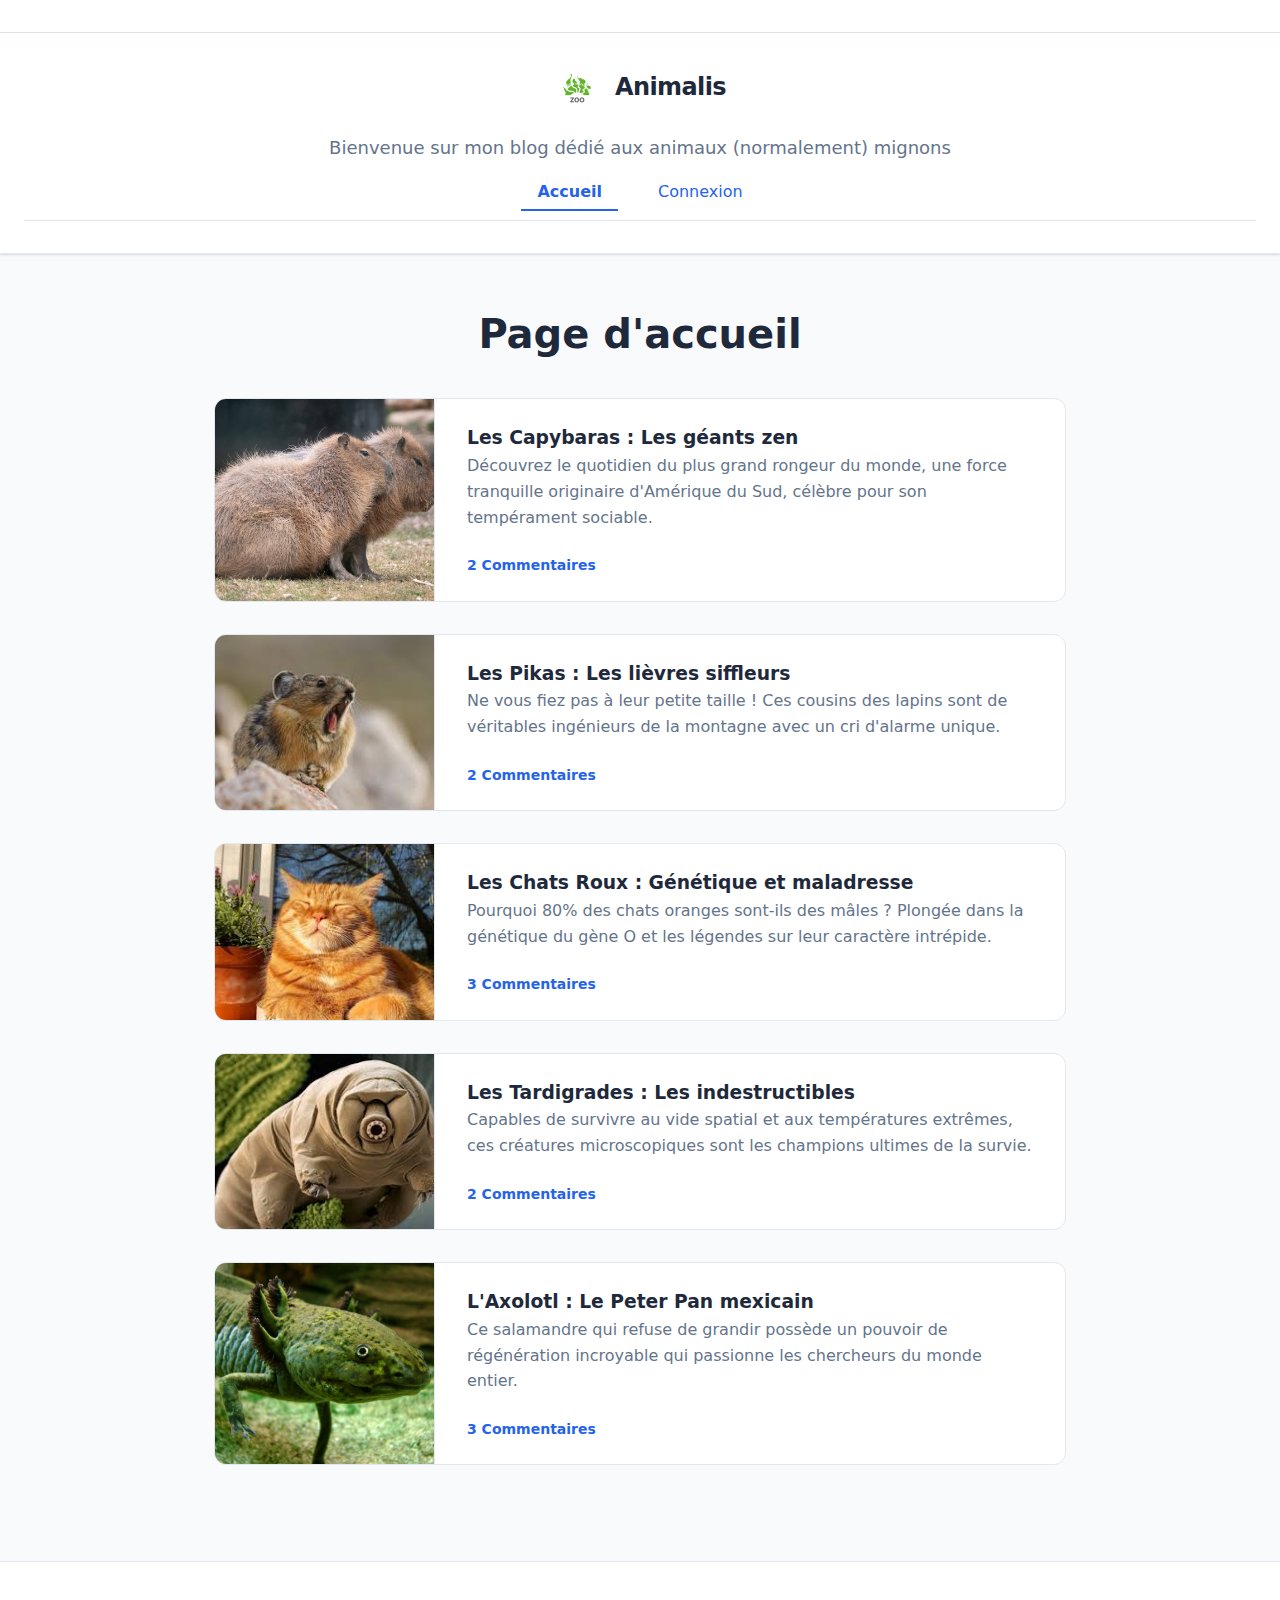
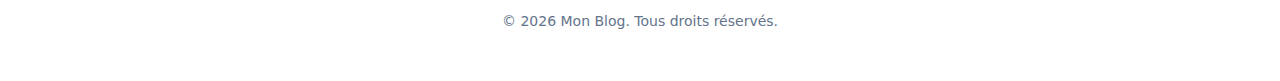
<file: index.html>
<!DOCTYPE html>
<html lang="fr">
<head>
  <meta charset="UTF-8">
  <meta name="viewport" content="width=device-width, initial-scale=1.0">
  <meta name="description" content="Mon Blog - Découvrez mes derniers articles sur les animaux fascinants : Capybaras, Pikas, Chats Roux, Tardigrades et Axolotls.">
  <title>Page articles - Mon Blog</title>
  <link rel="stylesheet" href="static/css/index.css">
</head>
<body>
  <nav aria-label="Navigation Rapide">
    <ul>
      <li><a href="#main-content" class="skip-link">Aller au contenu principal</a></li>
    </ul>
  </nav>  

  <header>
      <div class="header-main">
        <img src="static/images/logo.jpg" alt="" aria-hidden="true" class="logo-img">
        <span class="site-name">Animalis</span>
      </div>
      <p>Bienvenue sur mon blog dédié aux animaux (normalement) mignons</p>
      <nav aria-label="Navigation principale">
        <ul>
            <li><a href="index.html" aria-current="page">Accueil</a></li>
            <li><a href="login.html">Connexion</a></li>
      </ul>
      </nav>
  </header>

  <main id="main-content" aria-label="Contenu principal de la page">
    <h1>Page d'accueil</h1>
    
    <section class="articles-container">
      
      <article class="article-card" aria-labelledby="title-art1">
        <img src="static/images/article1/capybaraIndex.jpg" alt="Un capybara zen se reposant au bord de l'eau" class="article-thumb">
        <div class="article-content">
          <h3 id="title-art1">
            <a href="article1.html" class="article-title" aria-label="Article sur les capybaras">Les Capybaras : Les géants zen</a>
          </h3>
          <p class="article-excerpt">
            Découvrez le quotidien du plus grand rongeur du monde, une force tranquille originaire d'Amérique du Sud, célèbre pour son tempérament sociable.
          </p>
          <a href="article1.html#commentaires" class="comment-link" aria-label="Commentaires sur les capybaras">
            2 Commentaires
          </a>
        </div>
      </article>

      <article class="article-card" aria-labelledby="title-art2">
        <img src="static/images/article2/pikaIndex.jpg" alt="Un petit pika siffleur sur un rocher de montagne" class="article-thumb">
        <div class="article-content">
          <h3 id="title-art2">
            <a href="article2.html" class="article-title" aria-label="Article sur les pikas">Les Pikas : Les lièvres siffleurs</a>
          </h3>
          <p class="article-excerpt">
            Ne vous fiez pas à leur petite taille ! Ces cousins des lapins sont de véritables ingénieurs de la montagne avec un cri d'alarme unique.
          </p>
          <a href="article2.html#commentaires" class="comment-link" aria-label="Commentaires sur les pikas">
            2 Commentaires
          </a>
        </div>
      </article>

      <article class="article-card" aria-labelledby="title-art3">
        <img src="static/images/article3/chatRouxIndex.jpg" alt="Portrait d'un chat orange à l'air espiègle" class="article-thumb">
        <div class="article-content">
          <h3 id="title-art3">
            <a href="article3.html" class="article-title" aria-label="Article sur les chats roux">Les Chats Roux : Génétique et maladresse</a>
          </h3>
          <p class="article-excerpt">
            Pourquoi 80% des chats oranges sont-ils des mâles ? Plongée dans la génétique du gène O et les légendes sur leur caractère intrépide.
          </p>
          <a href="article3.html#commentaires" class="comment-link" aria-label="Commentaires sur les chats roux">
            3 Commentaires
          </a>
        </div>
      </article>

      <article class="article-card" aria-labelledby="title-art4">
        <img src="static/images/article4/TardigradeIndex.jpg" alt="Vue microscopique d'un tardigrade, l'ourson d'eau" class="article-thumb">
        <div class="article-content">
          <h3 id="title-art4">
            <a href="article4.html" class="article-title" aria-label="Article sur les tardigrades">Les Tardigrades : Les indestructibles</a>
          </h3>
          <p class="article-excerpt">
            Capables de survivre au vide spatial et aux températures extrêmes, ces créatures microscopiques sont les champions ultimes de la survie.
          </p>
          <a href="article4.html#commentaires" class="comment-link" aria-label="Commentaires sur les tardigrades">
            2 Commentaires
          </a>
        </div>
      </article>

      <article class="article-card" aria-labelledby="title-art5">
        <img src="static/images/article5/AxolotlIndex.jpg" alt="Un axolotl rose souriant dans son aquarium" class="article-thumb">
        <div class="article-content">
          <h3 id="title-art5">
            <a href="article5.html" class="article-title" aria-label="Article sur les axolotls">L'Axolotl : Le Peter Pan mexicain</a>
          </h3>
          <p class="article-excerpt">
            Ce salamandre qui refuse de grandir possède un pouvoir de régénération incroyable qui passionne les chercheurs du monde entier.
          </p>
          <a href="article5.html#commentaires" class="comment-link" aria-label="Commentaires sur les axolotls">
            3 Commentaires
          </a>
        </div>
      </article>

    </section>
  </main>

  <footer>
    <p>&copy; 2026 Mon Blog. Tous droits réservés.</p>
  </footer>
</body>
</html>
</file>
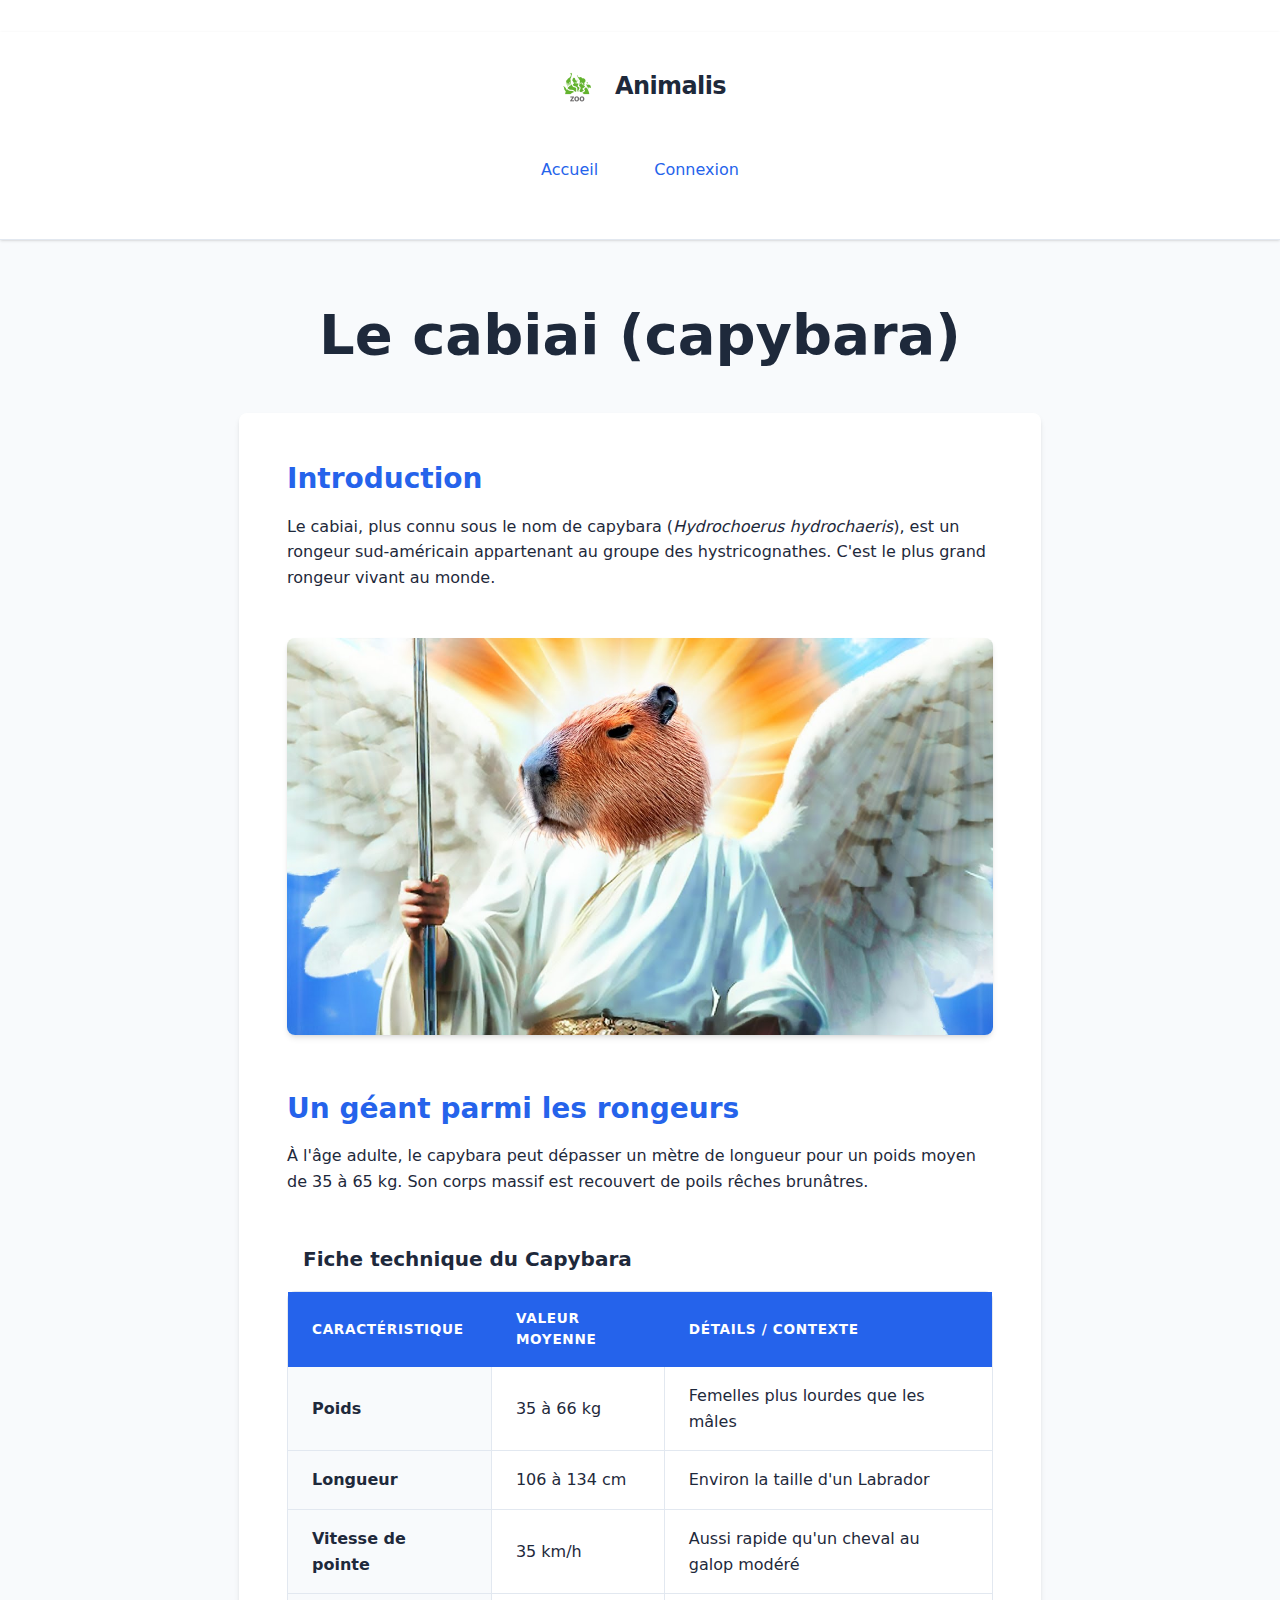
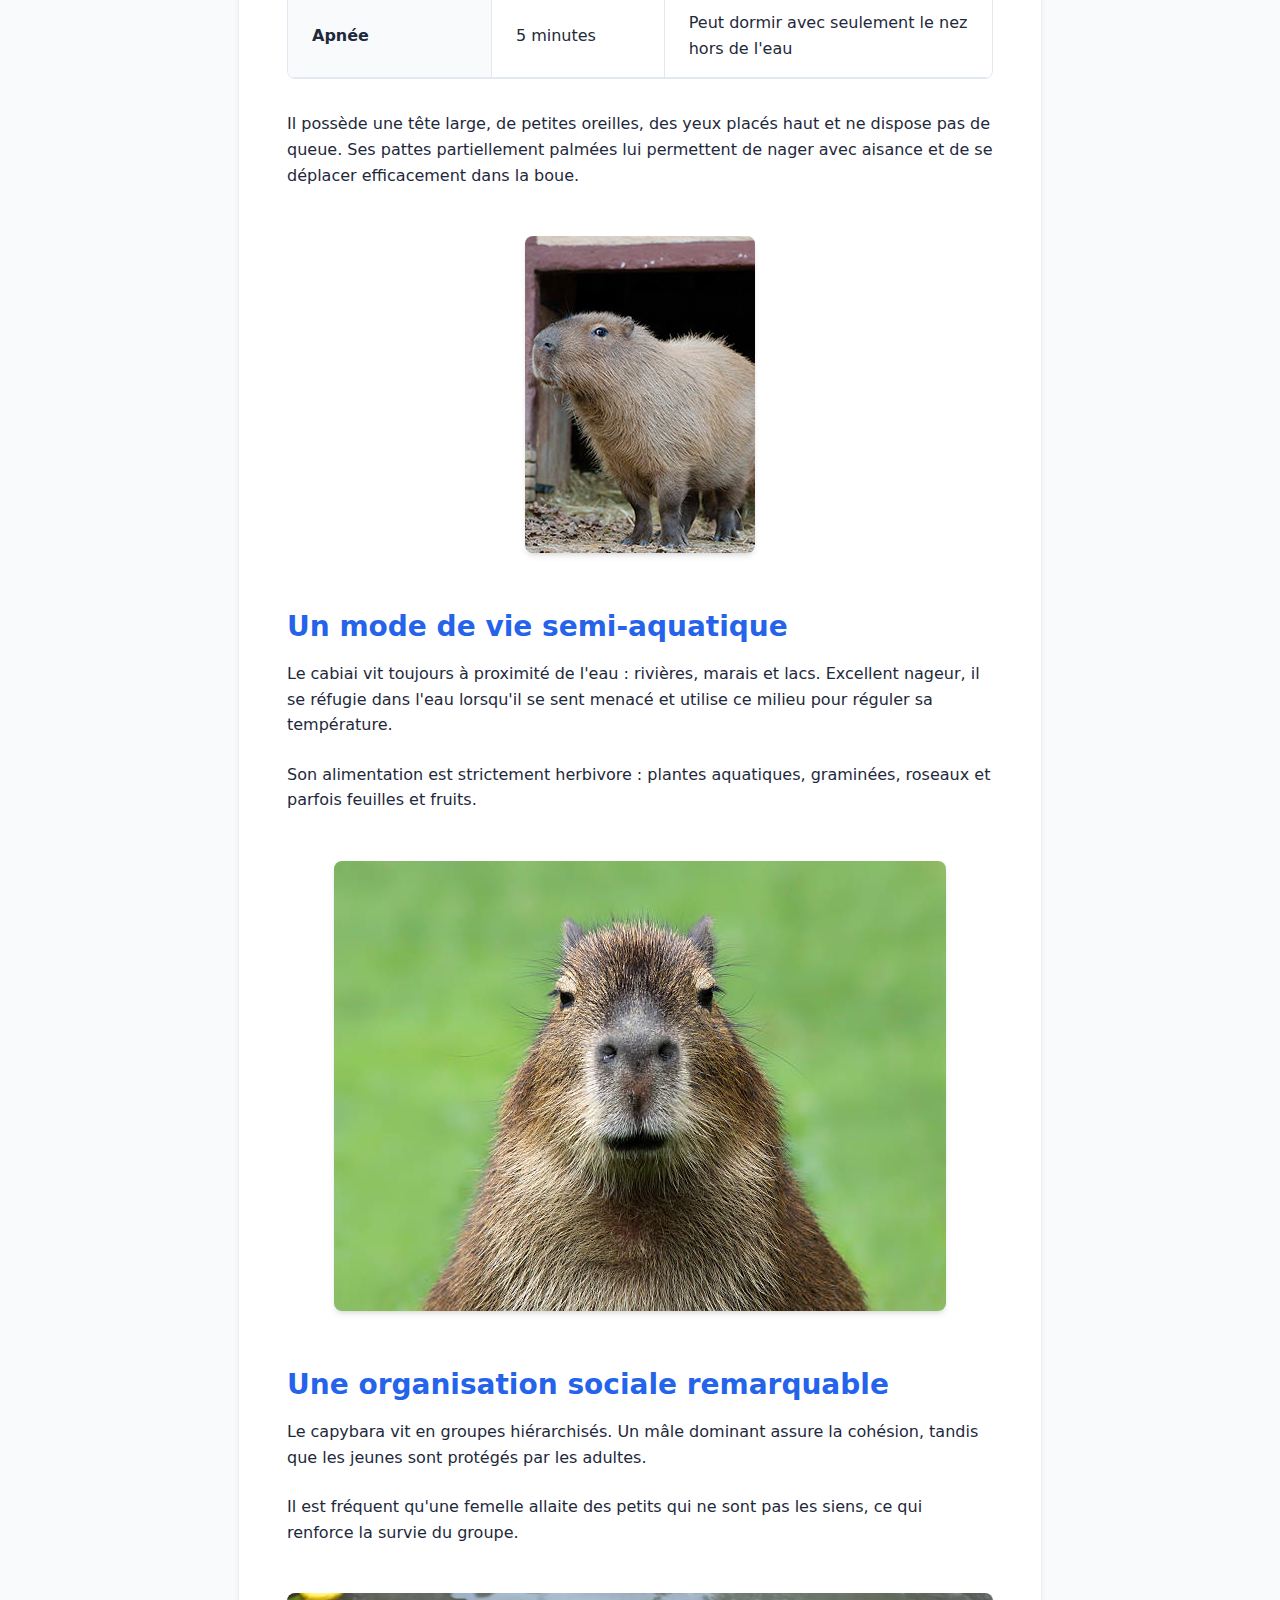
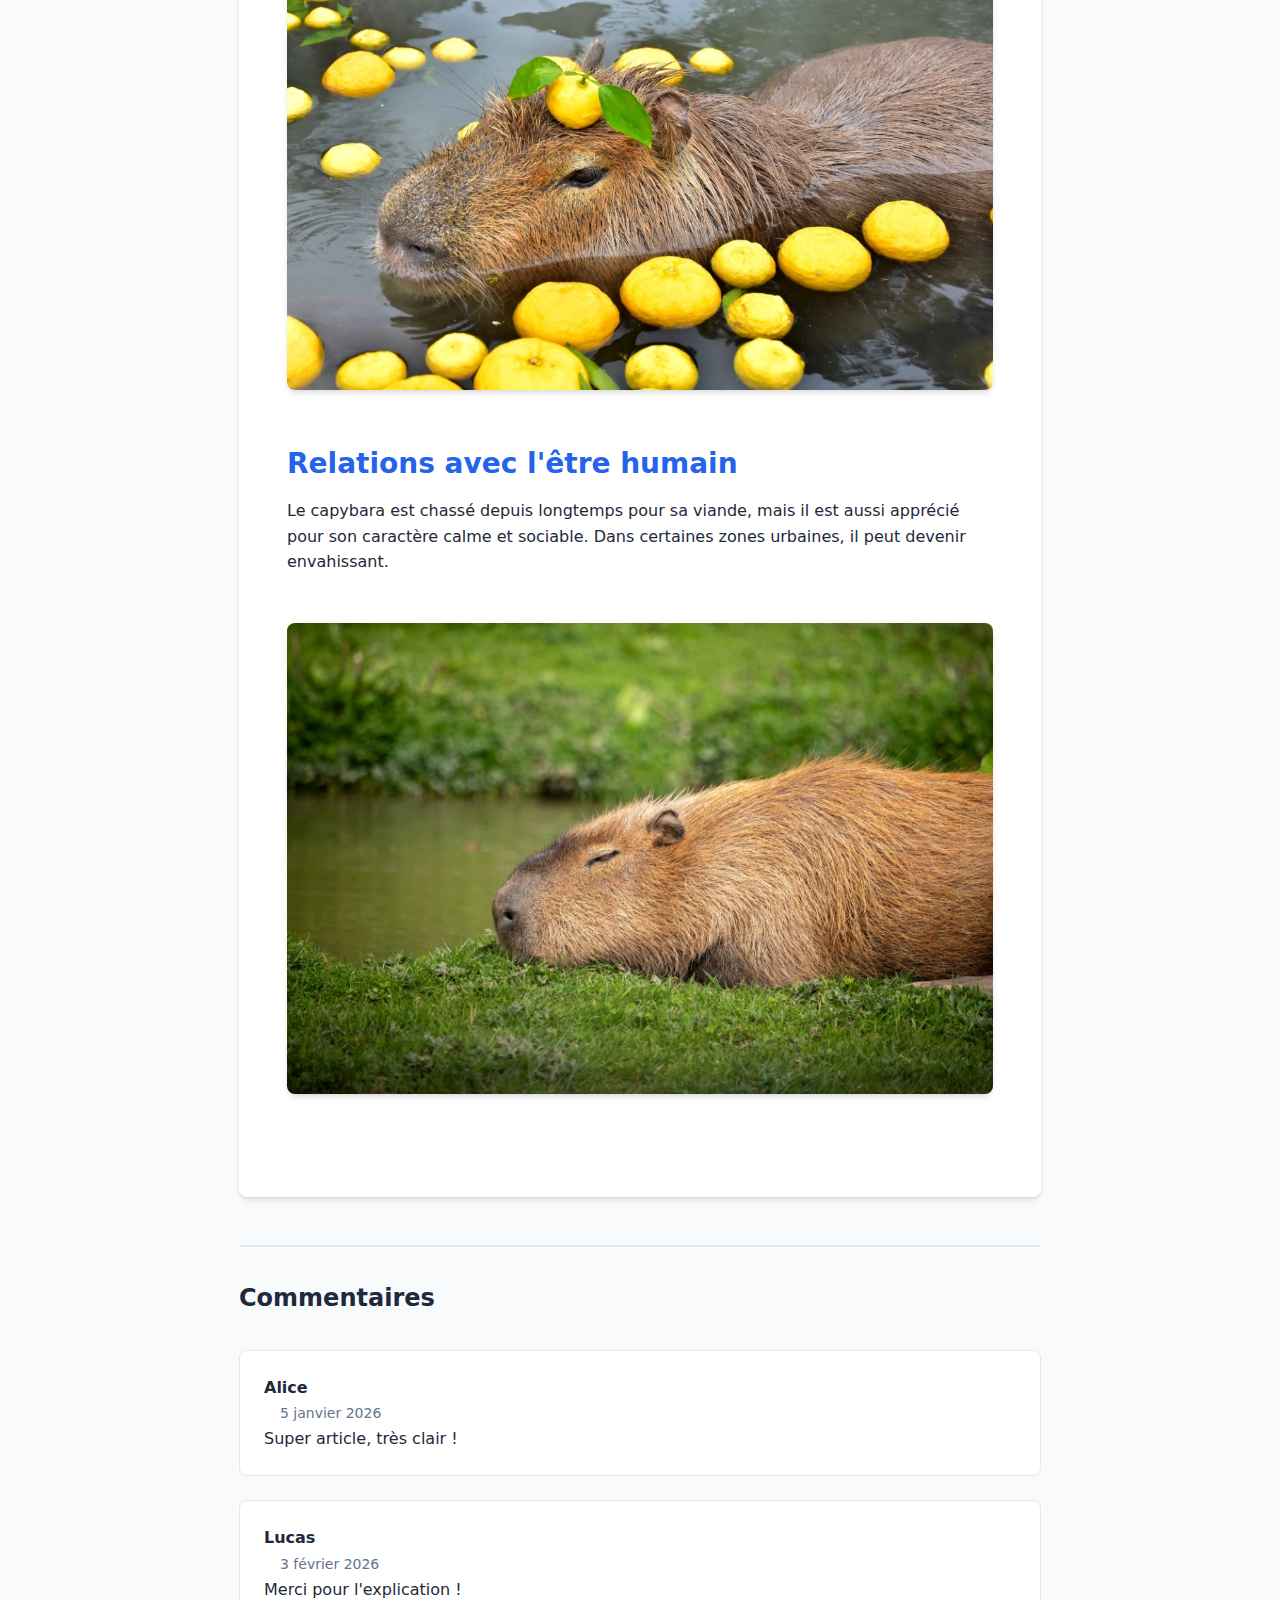
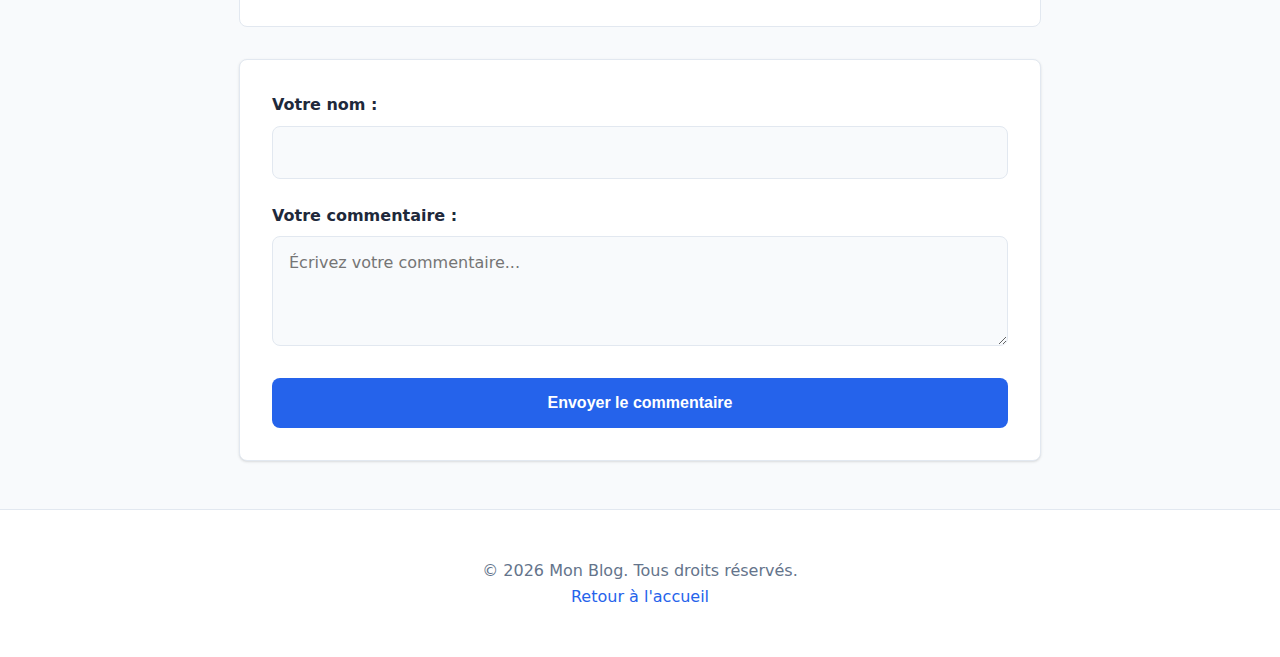
<file: article1.html>
<!DOCTYPE html>
<html lang="fr">
<head>
    <meta charset="UTF-8">
    <meta name="viewport" content="width=device-width, initial-scale=1.0">
    <meta name="description" content="Découvrez tout sur le cabiai (capybara) : le plus grand rongeur au monde, son mode de vie et ses caractéristiques sociales.">
    <title>Le cabiai (capybara) - Mon Blog</title>
    <link rel="stylesheet" href="static/css/article.css">
</head>
<body>

<nav aria-label="Navigation Rapide">
    <ul>
        <li><a href="#main-title" class="skip-link">Aller au contenu principal</a></li>
    </ul>
</nav>  

<header>
    <div class="header-main">
        <img src="static/images/logo.jpg" alt="" aria-hidden="true" class="logo-img">
        <span class="site-name">Animalis</span>
    </div>
    <nav aria-label="Navigation principale">
        <ul>
            <li><a href="index.html">Accueil</a></li>
            <li><a href="login.html">Connexion</a></li>
        </ul>
    </nav>
</header>

<main id="contenu">
    <h1 id="main-title">Le cabiai (capybara)</h1>

    <article id="main-content">
        <h2>Introduction</h2>
        <p>
            Le cabiai, plus connu sous le nom de capybara (<em>Hydrochoerus hydrochaeris</em>),
            est un rongeur sud-américain appartenant au groupe des hystricognathes.
            C'est le plus grand rongeur vivant au monde.
        </p>

        <figure>
            <img src="static/images/article1/capybara1.jpg" alt="Un capybara brun se reposant paisiblement dans l'herbe haute.">
            <figcaption class="sr-only">Le capybara est une espèce paisible vivant en Amérique du Sud.</figcaption>
        </figure>

        <h2>Un géant parmi les rongeurs</h2>
        <p>
            À l'âge adulte, le capybara peut dépasser un mètre de longueur pour un poids
            moyen de 35 à 65 kg. Son corps massif est recouvert de poils rêches brunâtres.
        </p>

        <table>
            <caption>Fiche technique du Capybara</caption>
            <thead>
                <tr>
                    <th scope="col">Caractéristique</th>
                    <th scope="col">Valeur Moyenne</th>
                    <th scope="col">Détails / Contexte</th>
                </tr>
            </thead>
            <tbody>
                <tr>
                    <th scope="row">Poids</th>
                    <td>35 à 66 kg</td>
                    <td>Femelles plus lourdes que les mâles</td>
                </tr>
                <tr>
                    <th scope="row">Longueur</th>
                    <td>106 à 134 cm</td>
                    <td>Environ la taille d'un Labrador</td>
                </tr>
                <tr>
                    <th scope="row">Vitesse de pointe</th>
                    <td>35 km/h</td>
                    <td>Aussi rapide qu'un cheval au galop modéré</td>
                </tr>
                <tr>
                    <th scope="row">Apnée</th>
                    <td>5 minutes</td>
                    <td>Peut dormir avec seulement le nez hors de l'eau</td>
                </tr>
            </tbody>
        </table>

        <p>
            Il possède une tête large, de petites oreilles, des yeux placés haut
            et ne dispose pas de queue. Ses pattes partiellement palmées lui permettent
            de nager avec aisance et de se déplacer efficacement dans la boue.
        </p>

        <figure>
            <img src="static/images/article1/capybara3.jpg" alt="Capybara debout de profil montrant ses pattes palmées et sa tête massive.">
            <figcaption class="sr-only">Sa morphologie est parfaitement adaptée à la vie semi-aquatique.</figcaption>
        </figure>

        <h2>Un mode de vie semi-aquatique</h2>
        <p>
            Le cabiai vit toujours à proximité de l'eau : rivières, marais et lacs.
            Excellent nageur, il se réfugie dans l'eau lorsqu'il se sent menacé et
            utilise ce milieu pour réguler sa température.
        </p>

        <p>
            Son alimentation est strictement herbivore : plantes aquatiques, graminées,
            roseaux et parfois feuilles et fruits.
        </p>

        <figure>
            <img src="static/images/article1/capybara2.jpg" alt="Gros plan sur la face d'un capybara émergeant de l'eau.">
            <figcaption class="sr-only">Gros plan sur la tête d'un capybara montrant ses yeux et oreilles placés haut.</figcaption>
        </figure>

        <h2>Une organisation sociale remarquable</h2>
        <p>
            Le capybara vit en groupes hiérarchisés. Un mâle dominant assure la cohésion,
            tandis que les jeunes sont protégés par les adultes.
        </p>

        <p>
            Il est fréquent qu'une femelle allaite des petits qui ne sont pas les siens,
            ce qui renforce la survie du groupe.
        </p>

        <figure>
            <img src="static/images/article1/capybara5.jpg" alt="Un groupe de capybaras se baignant ensemble dans un bassin.">
            <figcaption class="sr-only">Les capybaras apprécient particulièrement les bains prolongés.</figcaption>
        </figure>

        <h2>Relations avec l'être humain</h2>
        <p>
            Le capybara est chassé depuis longtemps pour sa viande, mais il est aussi
            apprécié pour son caractère calme et sociable. Dans certaines zones urbaines,
            il peut devenir envahissant.
        </p>

        <figure>
            <img src="static/images/article1/capybara4.jpg" alt="Un jeune capybara endormi, illustrant son tempérament calme.">
            <figcaption class="sr-only">Le tempérament calme du capybara en fait un animal très apprécié sur Internet.</figcaption>
        </figure>
    </article>

    <section class="commentaires" id="commentaires" aria-labelledby="titre-commentaires">
        <h2 id="titre-commentaires">Commentaires</h2>

        <div class="commentaire">
            <p class="commentaire-auteur">Alice</p>
            <time datetime="2026-01-05" class="commentaire-date">5 janvier 2026</time>
            <p class="commentaire-texte">Super article, très clair !</p>
        </div>

        <div class="commentaire">
            <p class="commentaire-auteur">Lucas</p>
            <time datetime="2026-02-03" class="commentaire-date">3 février 2026</time>
            <p class="commentaire-texte">Merci pour l'explication !</p>
        </div>

        <form>
            <div class="form-group">
                <label for="nom">Votre nom :</label>
                <input type="text" id="nom" name="nom" required autocomplete="name">
            </div>
            <div class="form-group">
                <label for="commentaire-input">Votre commentaire :</label>
                <textarea id="commentaire-input" name="commentaire" rows="4" required placeholder="Écrivez votre commentaire..."></textarea>
            </div>
            <button type="submit" class="btn">Envoyer le commentaire</button>
        </form>
    </section>
</main>

<footer>
    <p>&copy; 2026 Mon Blog. Tous droits réservés.</p>
    <p><a href="index.html">Retour à l'accueil</a></p>
</footer>

</body>
</html>
</file>
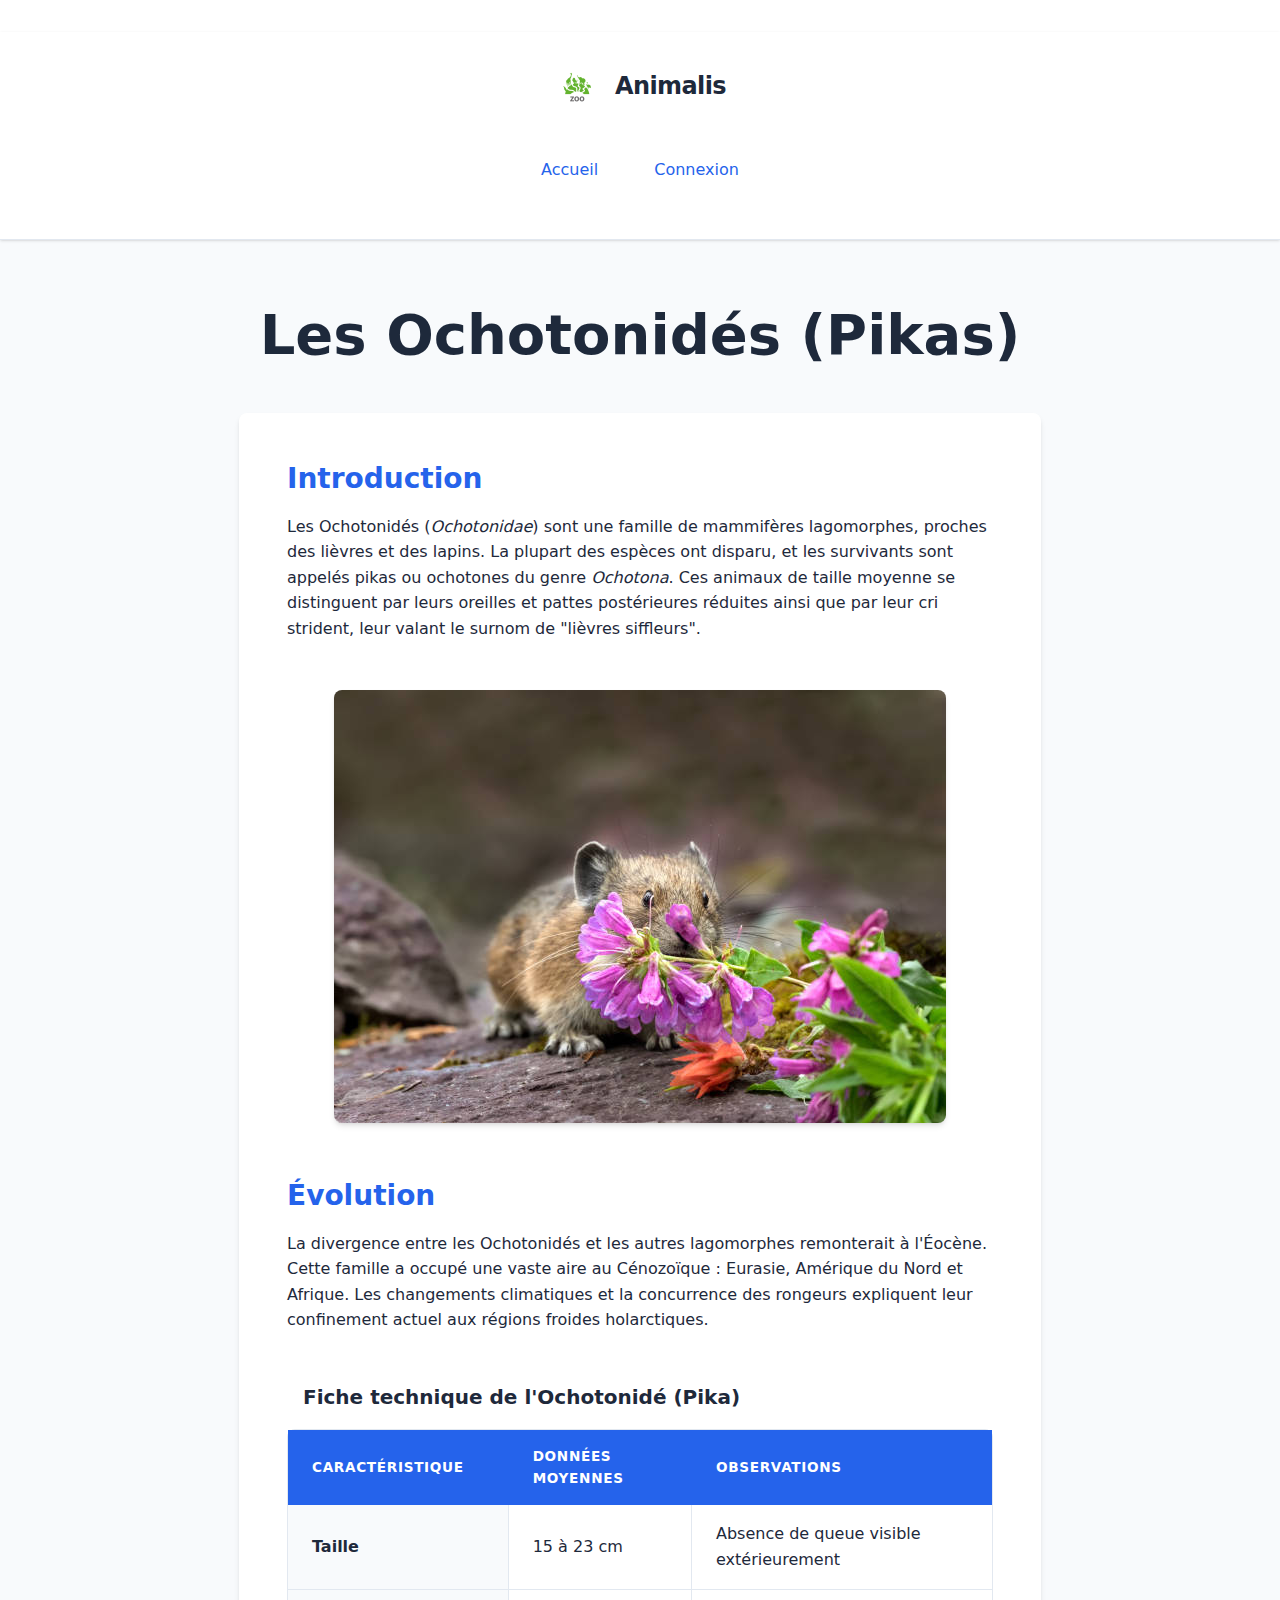
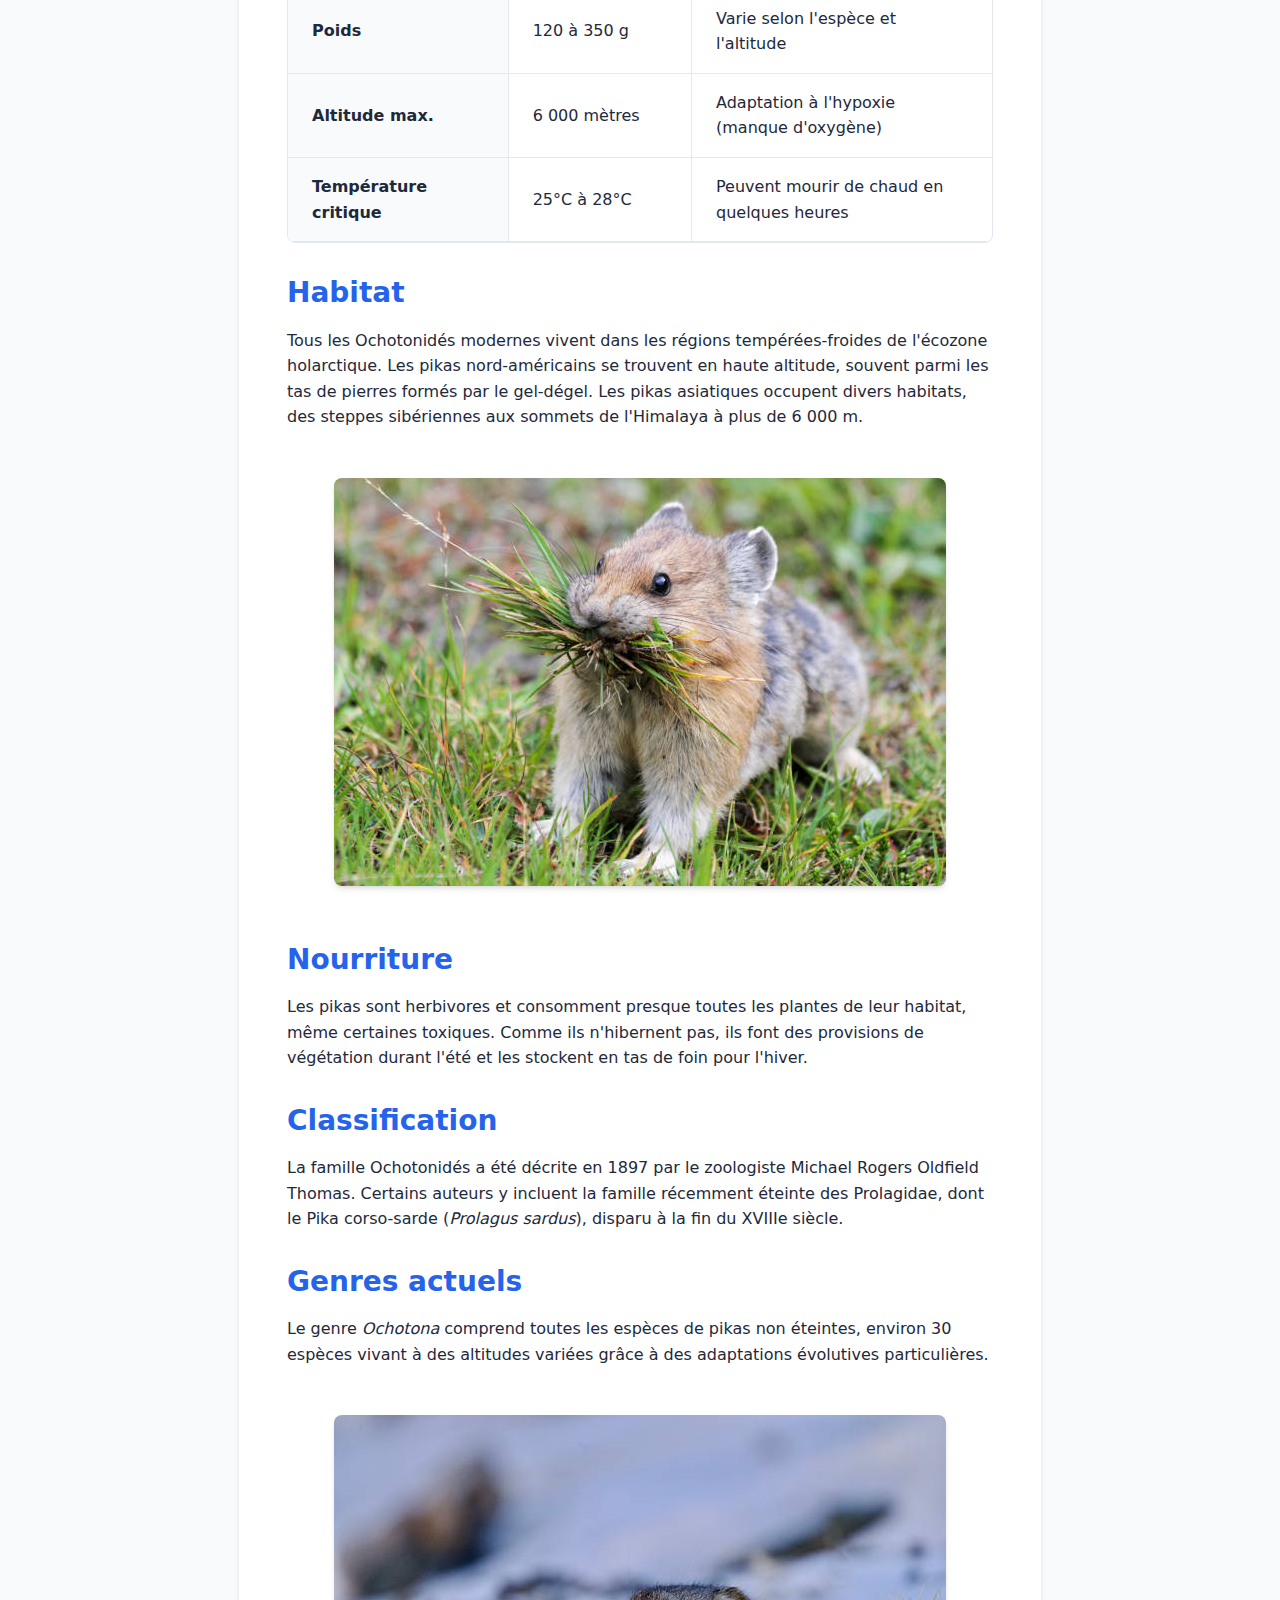
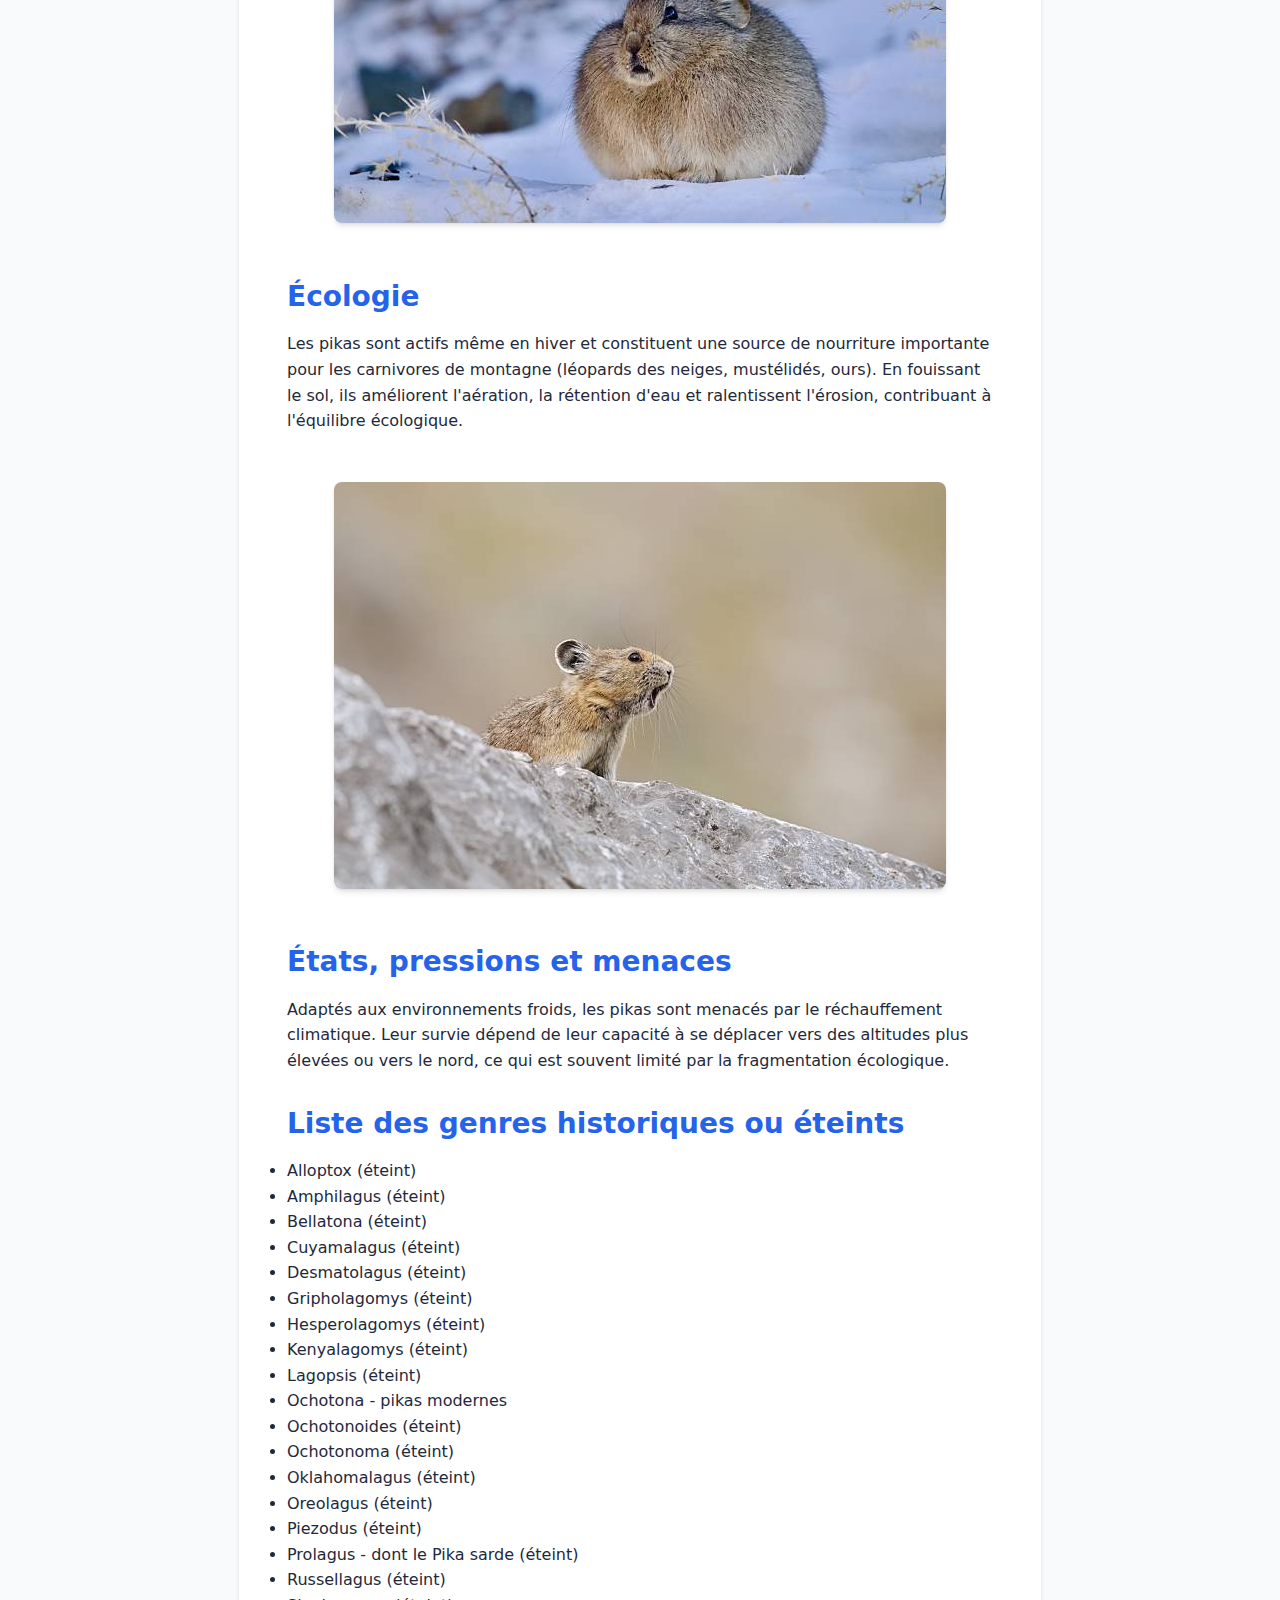
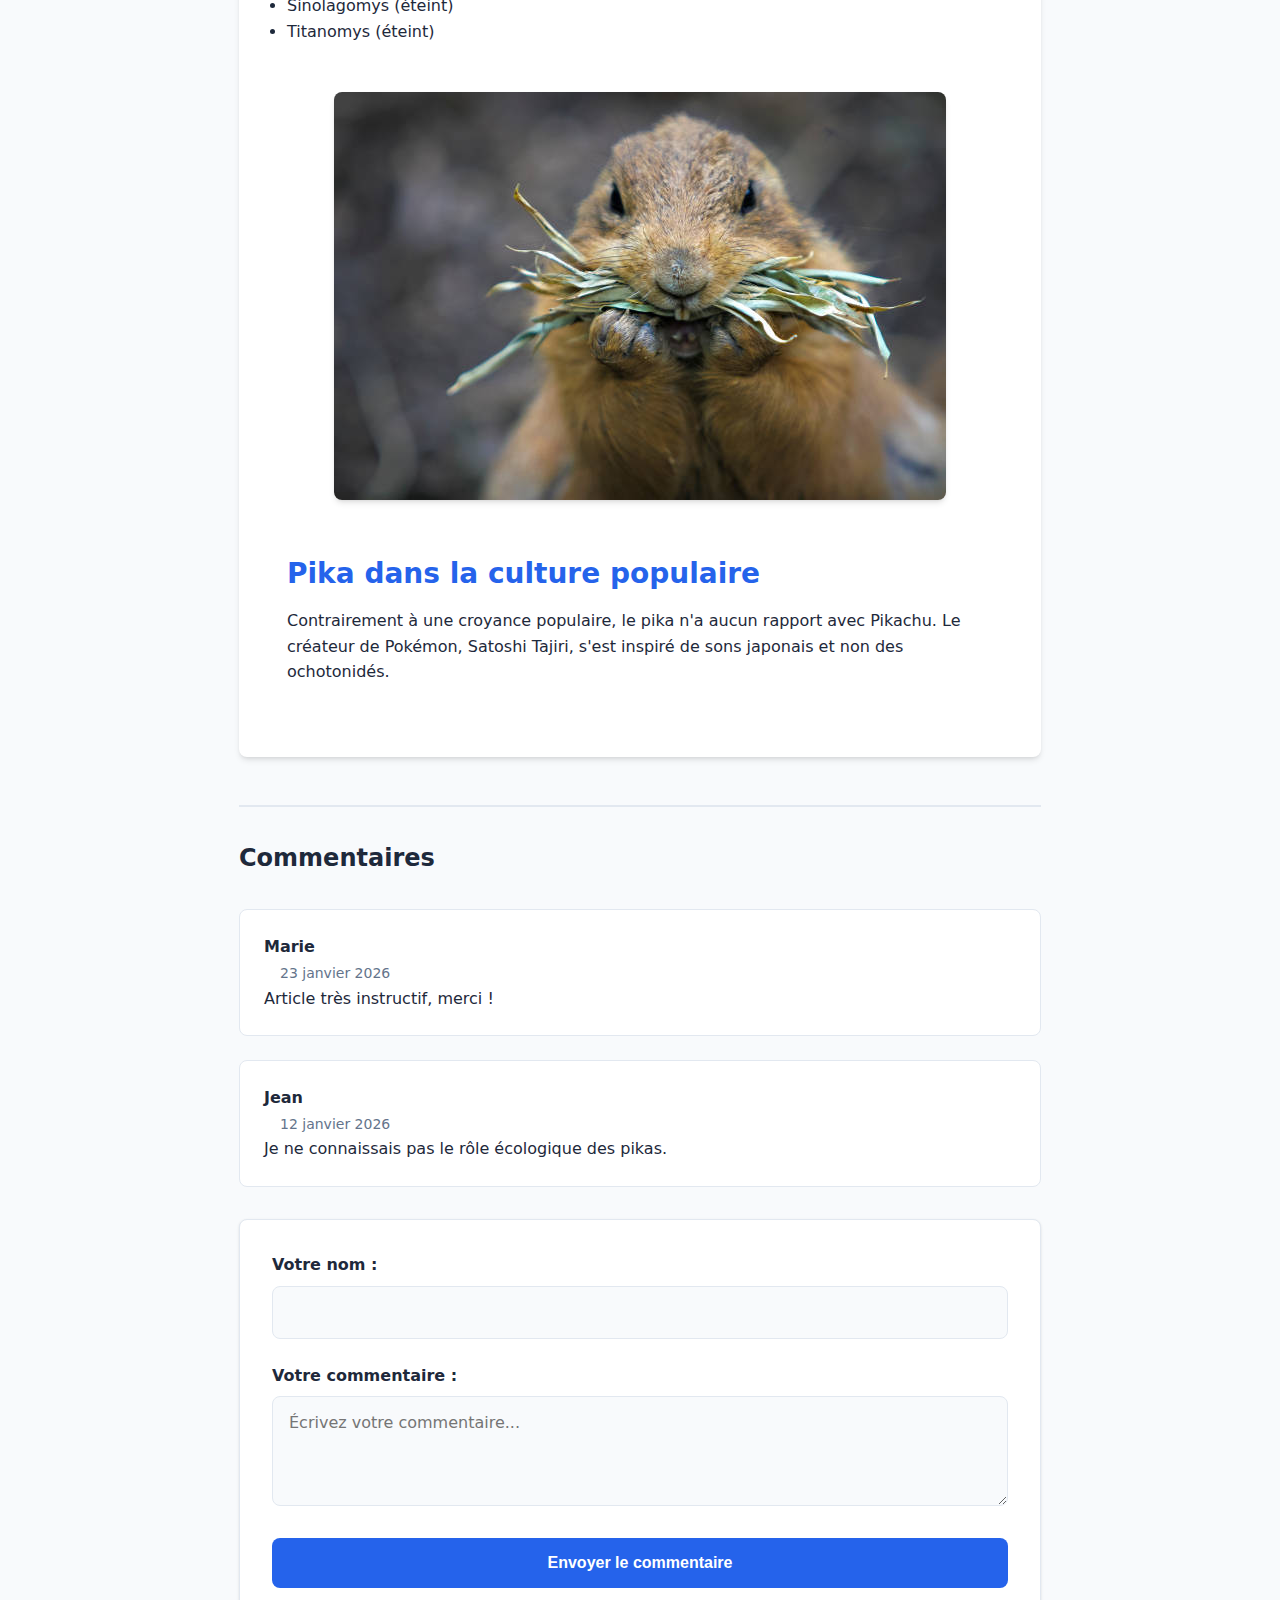
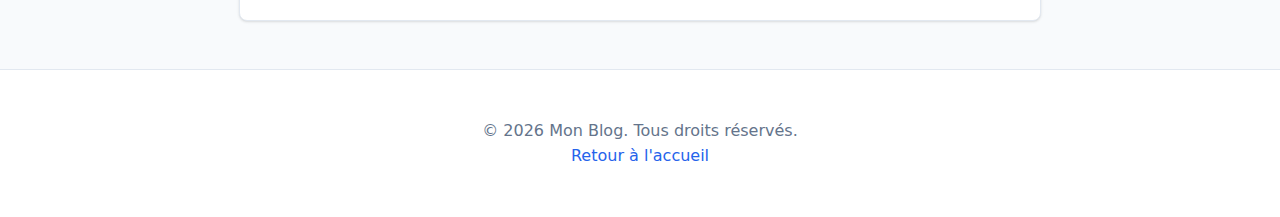
<file: article2.html>
<!DOCTYPE html>
<html lang="fr">
<head>
    <meta charset="UTF-8">
    <meta name="viewport" content="width=device-width, initial-scale=1.0">
    <meta name="description" content="Découvrez les Ochotonidés (Pikas) : leur évolution, leur habitat en haute montagne et leur rôle écologique crucial.">
    <title>Les Ochotonidés (Pikas) - Mon Blog</title>
    <link rel="stylesheet" href="static/css/article.css">
</head>
<body>

<nav aria-label="Navigation Rapide">
    <ul>
      <li><a href="#main-title" class="skip-link">Aller au contenu principal</a></li>
    </ul>
</nav>  

<header>
    <div class="header-main">
        <img src="static/images/logo.jpg" alt="" aria-hidden="true" class="logo-img">
        <span class="site-name">Animalis</span>
    </div>
    <nav aria-label="Navigation principale">
        <ul>
            <li><a href="index.html">Accueil</a></li>
            <li><a href="login.html">Connexion</a></li>
        </ul>
    </nav>
</header>

<main id="contenu-principal">
    <h1 id="main-title">Les Ochotonidés (Pikas)</h1>
    
    <article id="main-content">
        <h2>Introduction</h2>
        <p>
            Les Ochotonidés (<em>Ochotonidae</em>) sont une famille de mammifères lagomorphes,
            proches des lièvres et des lapins. La plupart des espèces ont disparu, et les survivants
            sont appelés pikas ou ochotones du genre <em>Ochotona</em>. Ces animaux de taille moyenne
            se distinguent par leurs oreilles et pattes postérieures réduites ainsi que par leur cri
            strident, leur valant le surnom de "lièvres siffleurs".
        </p>

        <figure>
            <img src="static/images/article2/pika1.jpg" alt="Petit pika aux oreilles rondes observant depuis un rocher en haute altitude.">
            <figcaption class="sr-only">Un pika surveillant son territoire depuis un poste d'observation en altitude.</figcaption>
        </figure>

        <h2>Évolution</h2>
        <p>
            La divergence entre les Ochotonidés et les autres lagomorphes remonterait à l'Éocène.
            Cette famille a occupé une vaste aire au Cénozoïque : Eurasie, Amérique du Nord et Afrique.
            Les changements climatiques et la concurrence des rongeurs expliquent leur confinement
            actuel aux régions froides holarctiques.
        </p>
        
        <table>
            <caption>Fiche technique de l'Ochotonidé (Pika)</caption>
            <thead>
                <tr>
                    <th scope="col">Caractéristique</th>
                    <th scope="col">Données Moyennes</th>
                    <th scope="col">Observations</th>
                </tr>
            </thead>
            <tbody>
                <tr>
                    <th scope="row">Taille</th>
                    <td>15 à 23 cm</td>
                    <td>Absence de queue visible extérieurement</td>
                </tr>
                <tr>
                    <th scope="row">Poids</th>
                    <td>120 à 350 g</td>
                    <td>Varie selon l'espèce et l'altitude</td>
                </tr>
                <tr>
                    <th scope="row">Altitude max.</th>
                    <td>6 000 mètres</td>
                    <td>Adaptation à l'hypoxie (manque d'oxygène)</td>
                </tr>
                <tr>
                    <th scope="row">Température critique</th>
                    <td>25°C à 28°C</td>
                    <td>Peuvent mourir de chaud en quelques heures</td>
                </tr>
            </tbody>
        </table>

        <h2>Habitat</h2>
        <p>
            Tous les Ochotonidés modernes vivent dans les régions tempérées-froides de l'écozone holarctique.
            Les pikas nord-américains se trouvent en haute altitude, souvent parmi les tas de pierres
            formés par le gel-dégel. Les pikas asiatiques occupent divers habitats, des steppes
            sibériennes aux sommets de l'Himalaya à plus de 6 000 m.
        </p>

        <figure>
            <img src="static/images/article2/pika2.jpg" alt="Pika se faufilant entre des rochers de granit dans un pierrier.">
            <figcaption class="sr-only">L'habitat rocheux (talus) offre une protection thermique et contre les prédateurs.</figcaption>
        </figure>

        <h2>Nourriture</h2>
        <p>
            Les pikas sont herbivores et consomment presque toutes les plantes de leur habitat,
            même certaines toxiques. Comme ils n'hibernent pas, ils font des provisions de végétation
            durant l'été et les stockent en tas de foin pour l'hiver.
        </p>

        <h2>Classification</h2>
        <p>
            La famille Ochotonidés a été décrite en 1897 par le zoologiste Michael Rogers Oldfield Thomas.
            Certains auteurs y incluent la famille récemment éteinte des Prolagidae, dont le Pika corso-sarde
            (<em>Prolagus sardus</em>), disparu à la fin du XVIIIe siècle.
        </p>

        <h2>Genres actuels</h2>
        <p>
            Le genre <em>Ochotona</em> comprend toutes les espèces de pikas non éteintes, environ 30 espèces
            vivant à des altitudes variées grâce à des adaptations évolutives particulières.
        </p>

        <figure>
            <img src="static/images/article2/pika3.jpg" alt="Gros plan sur un pika siffleur montrant sa fourrure dense et ses vibrisses.">
            <figcaption class="sr-only">Le genre Ochotona regroupe l'ensemble des pikas siffleurs encore existants.</figcaption>
        </figure>

        <h2>Écologie</h2>
        <p>
            Les pikas sont actifs même en hiver et constituent une source de nourriture
            importante pour les carnivores de montagne (léopards des neiges, mustélidés, ours).
            En fouissant le sol, ils améliorent l'aération, la rétention d'eau et ralentissent
            l'érosion, contribuant à l'équilibre écologique.
        </p>

        <figure>
            <img src="static/images/article2/pika4.jpg" alt="Pika transportant un bouquet de fleurs et d'herbes sèches dans sa bouche.">
            <figcaption class="sr-only">Le pika joue un rôle d'ingénieur écosystémique dans les milieux alpins.</figcaption>
        </figure>

        <h2>États, pressions et menaces</h2>
        <p>
            Adaptés aux environnements froids, les pikas sont menacés par le réchauffement climatique.
            Leur survie dépend de leur capacité à se déplacer vers des altitudes plus élevées ou
            vers le nord, ce qui est souvent limité par la fragmentation écologique.
        </p>

        <h2>Liste des genres historiques ou éteints</h2>
        <ul>
            <li>Alloptox (éteint)</li>
            <li>Amphilagus (éteint)</li>
            <li>Bellatona (éteint)</li>
            <li>Cuyamalagus (éteint)</li>
            <li>Desmatolagus (éteint)</li>
            <li>Gripholagomys (éteint)</li>
            <li>Hesperolagomys (éteint)</li>
            <li>Kenyalagomys (éteint)</li>
            <li>Lagopsis (éteint)</li>
            <li>Ochotona - pikas modernes</li>
            <li>Ochotonoides (éteint)</li>
            <li>Ochotonoma (éteint)</li>
            <li>Oklahomalagus (éteint)</li>
            <li>Oreolagus (éteint)</li>
            <li>Piezodus (éteint)</li>
            <li>Prolagus - dont le Pika sarde (éteint)</li>
            <li>Russellagus (éteint)</li>
            <li>Sinolagomys (éteint)</li>
            <li>Titanomys (éteint)</li>
        </ul>

        <figure>
            <img src="static/images/article2/pika5.jpg" alt="Paysage de toundra alpine, habitat typique des colonies de pikas.">
            <figcaption class="sr-only">La diversité historique des Ochotonidés était bien plus vaste qu'aujourd'hui.</figcaption>
        </figure>

        <h2>Pika dans la culture populaire</h2>
        <p>
            Contrairement à une croyance populaire, le pika n'a aucun rapport avec Pikachu.
            Le créateur de Pokémon, Satoshi Tajiri, s'est inspiré de sons japonais et
            non des ochotonidés.
        </p>
    </article>

    <section class="commentaires" id="commentaires" aria-labelledby="titre-commentaires">
        <h2 id="titre-commentaires">Commentaires</h2>

        <div class="commentaire">
            <p class="commentaire-auteur">Marie</p>
            <time datetime="2026-01-23" class="commentaire-date">23 janvier 2026</time>
            <p class="commentaire-texte">Article très instructif, merci !</p>
        </div>

        <div class="commentaire">
            <p class="commentaire-auteur">Jean</p>
            <time datetime="2026-01-12" class="commentaire-date">12 janvier 2026</time>
            <p class="commentaire-texte">Je ne connaissais pas le rôle écologique des pikas.</p>
        </div>

        <form>
            <div class="form-group">
                <label for="nom">Votre nom :</label>
                <input type="text" id="nom" name="nom" required autocomplete="name">
            </div>
            <div class="form-group">
                <label for="commentaire-input">Votre commentaire :</label>
                <textarea id="commentaire-input" name="commentaire" rows="4" required placeholder="Écrivez votre commentaire..."></textarea>
            </div>
            <button type="submit" class="btn">Envoyer le commentaire</button>
        </form>
    </section>
</main>

<footer>
    <p>&copy; 2026 Mon Blog. Tous droits réservés.</p>
    <p><a href="index.html">Retour à l'accueil</a></p>
</footer>

</body>
</html>
</file>
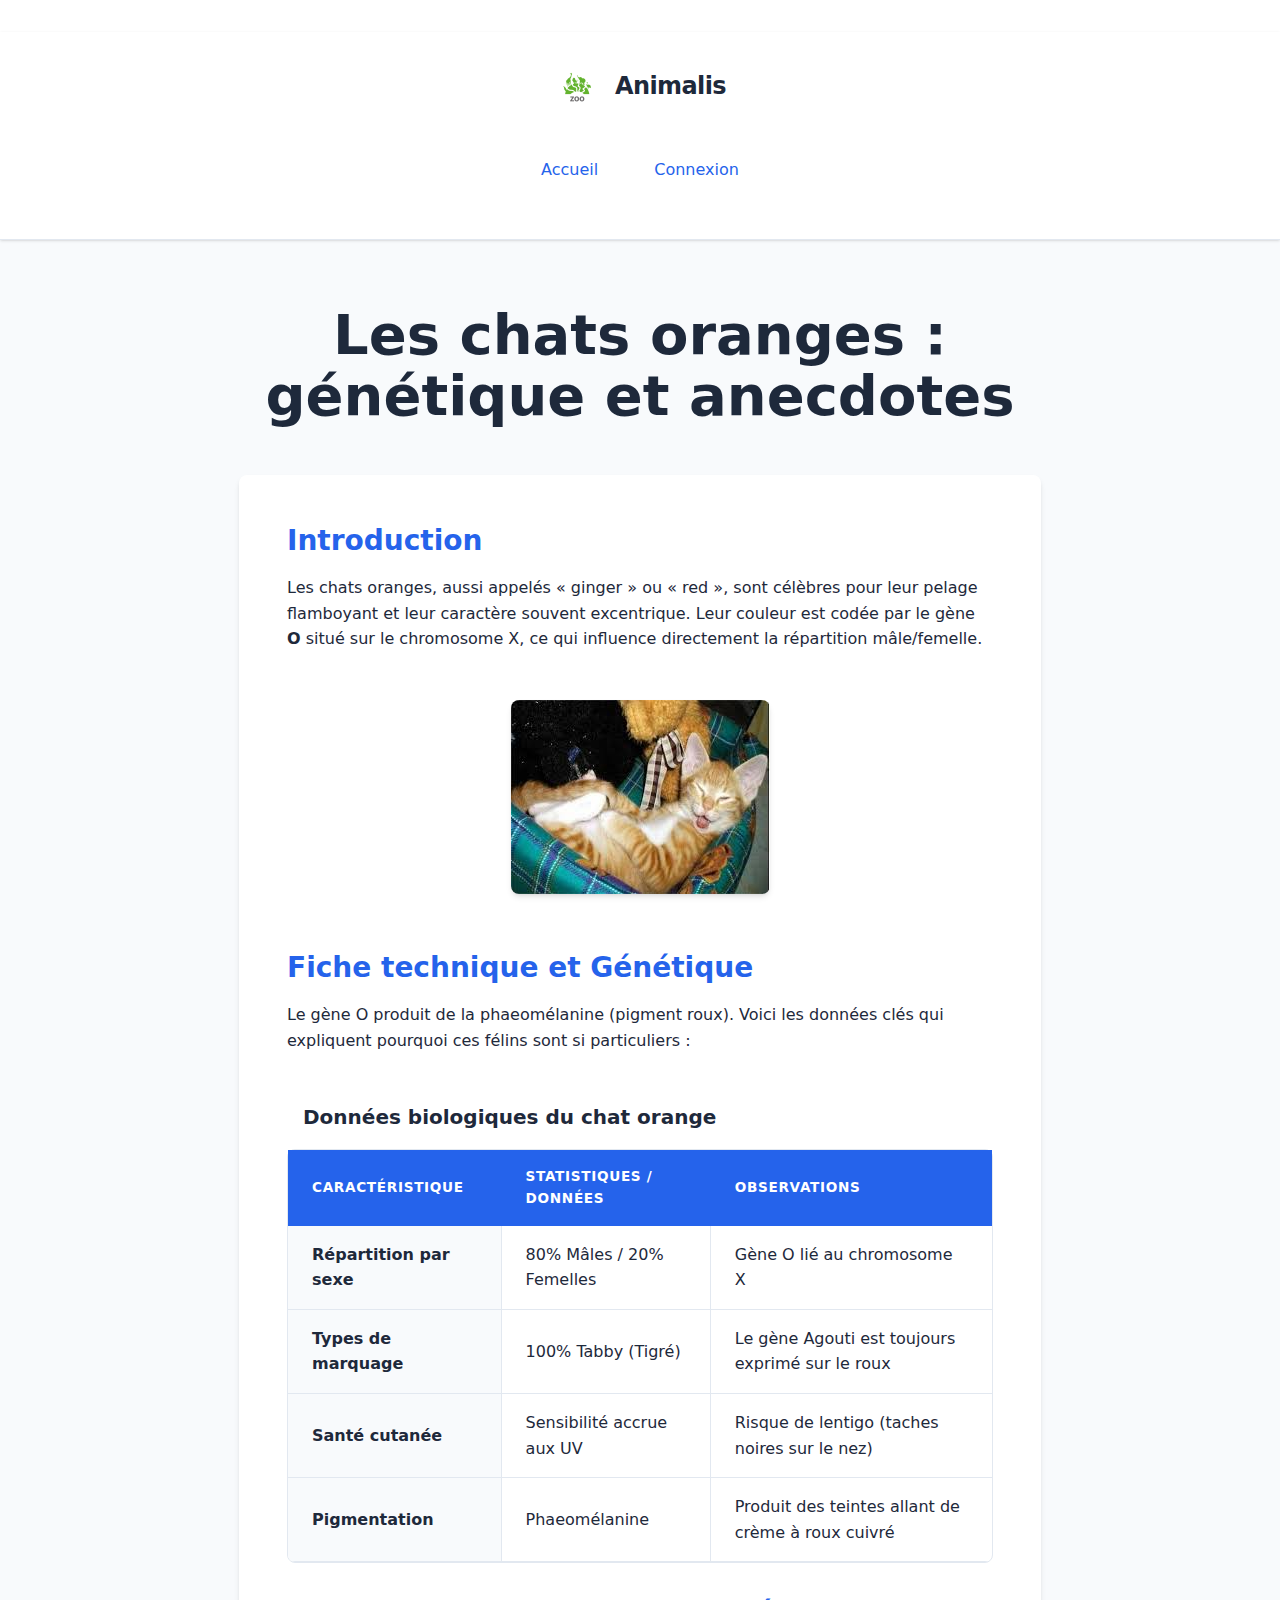
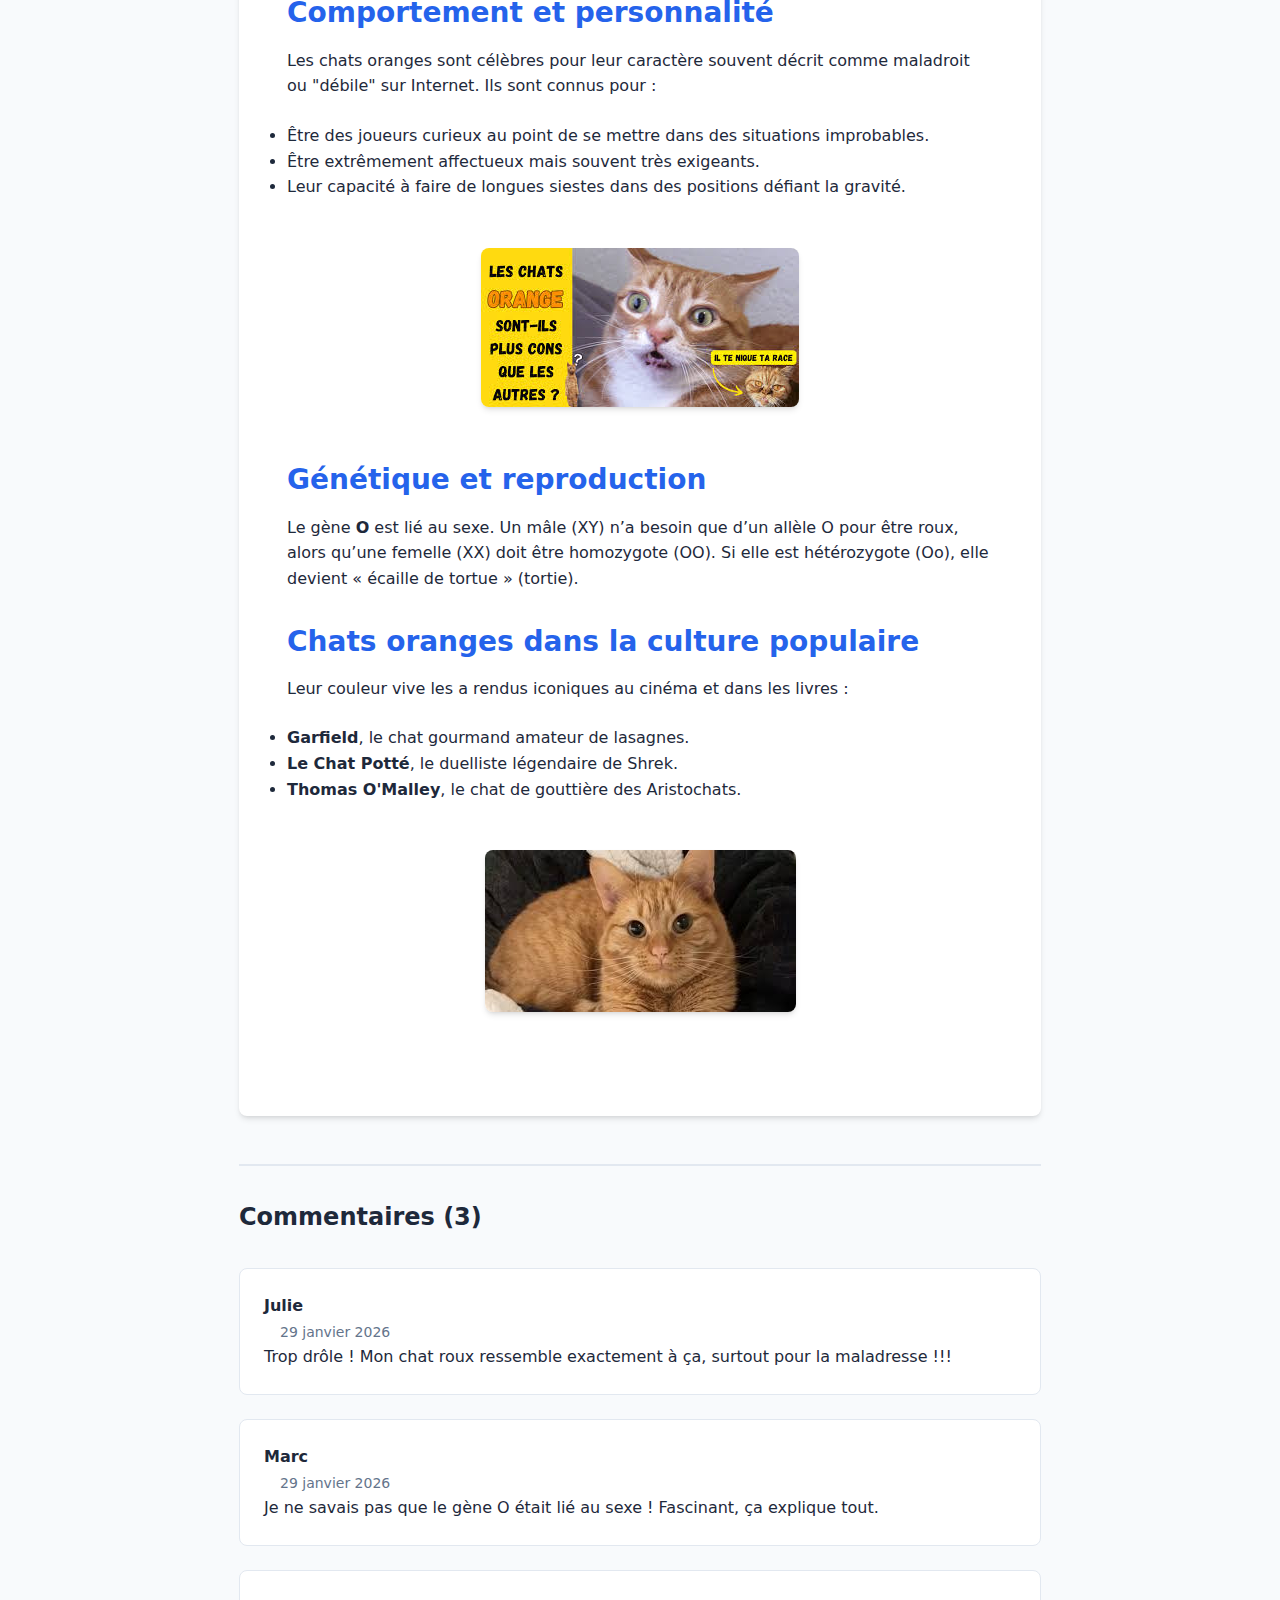
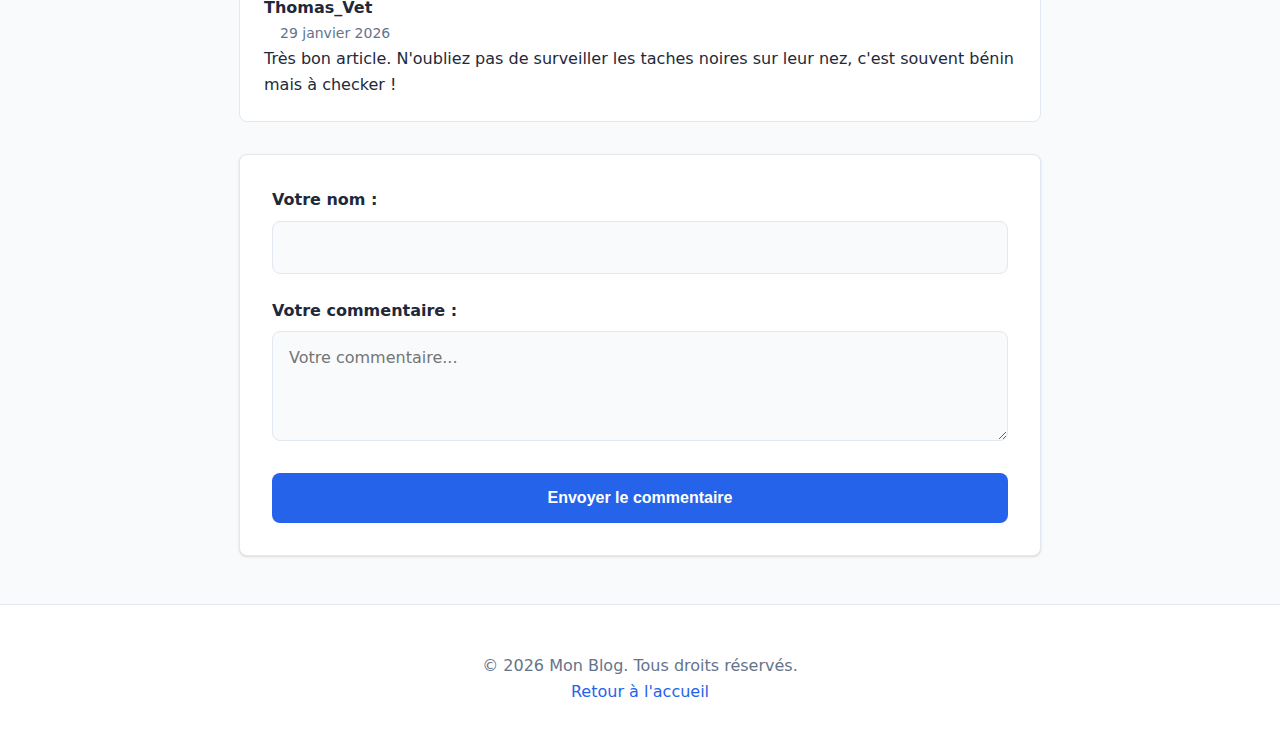
<file: article3.html>
<!DOCTYPE html>
<html lang="fr">
<head>
    <meta charset="UTF-8">
    <meta name="viewport" content="width=device-width, initial-scale=1.0">
    <meta name="description" content="Tout savoir sur les chats oranges : les secrets de leur génétique liée au chromosome X, leur caractère unique et leur place dans la culture populaire.">
    <title>Les chats oranges : génétique et anecdotes - Mon Blog</title>
    <link rel="stylesheet" href="static/css/article.css">
</head>
<body>

<nav aria-label="Navigation Rapide">
    <ul>
      <li><a href="#main-title" class="skip-link">Aller au contenu principal</a></li>
    </ul>
</nav>  

<header>
    <div class="header-main">
        <img src="static/images/logo.jpg" alt="" aria-hidden="true" class="logo-img">
        <span class="site-name">Animalis</span>
    </div>
    <nav aria-label="Navigation principale">
        <ul>
            <li><a href="index.html">Accueil</a></li>
            <li><a href="login.html">Connexion</a></li>
        </ul>
    </nav>
</header>

<main id="contenu-principal">
    <h1 id="main-title">Les chats oranges : génétique et anecdotes</h1>
    
    <article id="main-content">
        <h2>Introduction</h2>
        <p>
            Les chats oranges, aussi appelés « ginger » ou « red », sont célèbres pour leur pelage flamboyant 
            et leur caractère souvent excentrique. Leur couleur est codée par le gène <strong>O</strong> 
            situé sur le chromosome X, ce qui influence directement la répartition mâle/femelle.
        </p>

        <figure>
            <img src="static/images/article3/chat1.jpg" alt="Un chat orange tigré (tabby) assis fièrement sur un canapé gris.">
            <figcaption class="sr-only">Un chat orange domestique affichant son pelage roux caractéristique.</figcaption>
        </figure>

        <h2>Fiche technique et Génétique</h2>
        <p>
            Le gène O produit de la phaeomélanine (pigment roux). Voici les données clés qui expliquent 
            pourquoi ces félins sont si particuliers :
        </p>

        <table>
            <caption>Données biologiques du chat orange</caption>
            <thead>
                <tr>
                    <th scope="col">Caractéristique</th>
                    <th scope="col">Statistiques / Données</th>
                    <th scope="col">Observations</th>
                </tr>
            </thead>
            <tbody>
                <tr>
                    <th scope="row">Répartition par sexe</th>
                    <td>80% Mâles / 20% Femelles</td>
                    <td>Gène O lié au chromosome X</td>
                </tr>
                <tr>
                    <th scope="row">Types de marquage</th>
                    <td>100% Tabby (Tigré)</td>
                    <td>Le gène Agouti est toujours exprimé sur le roux</td>
                </tr>
                <tr>
                    <th scope="row">Santé cutanée</th>
                    <td>Sensibilité accrue aux UV</td>
                    <td>Risque de lentigo (taches noires sur le nez)</td>
                </tr>
                <tr>
                    <th scope="row">Pigmentation</th>
                    <td>Phaeomélanine</td>
                    <td>Produit des teintes allant de crème à roux cuivré</td>
                </tr>
            </tbody>
        </table>

        

        <h2>Comportement et personnalité</h2>
        <p>
            Les chats oranges sont célèbres pour leur caractère souvent décrit comme maladroit ou "débile" sur Internet. 
            Ils sont connus pour :
        </p>
        <ul>
            <li>Être des joueurs curieux au point de se mettre dans des situations improbables.</li>
            <li>Être extrêmement affectueux mais souvent très exigeants.</li>
            <li>Leur capacité à faire de longues siestes dans des positions défiant la gravité.</li>
        </ul>

        <figure>
            <img src="static/images/article3/chat5.jpg" alt="Chat roux maladroit essayant de tenir en équilibre sur une porte ouverte.">
            <figcaption class="sr-only">Les chats oranges sont souvent les vedettes de vidéos virales pour leur maladresse légendaire.</figcaption>
        </figure>

        <h2>Génétique et reproduction</h2>
        <p>
            Le gène <strong>O</strong> est lié au sexe. Un mâle (XY) n’a besoin que d’un allèle O pour être roux, 
            alors qu’une femelle (XX) doit être homozygote (OO). Si elle est hétérozygote (Oo), elle devient 
            « écaille de tortue » (tortie).
        </p>

        <h2>Chats oranges dans la culture populaire</h2>
        <p>
            Leur couleur vive les a rendus iconiques au cinéma et dans les livres :
        </p>
        <ul>
            <li><strong>Garfield</strong>, le chat gourmand amateur de lasagnes.</li>
            <li><strong>Le Chat Potté</strong>, le duelliste légendaire de Shrek.</li>
            <li><strong>Thomas O'Malley</strong>, le chat de gouttière des Aristochats.</li>
        </ul>

        <figure>
            <img src="static/images/article3/chat4.jpg" alt="Illustration du personnage Garfield mangeant une part de lasagnes.">
            <figcaption class="sr-only">Garfield, l'une des représentations les plus célèbres du chat orange dans la culture populaire.</figcaption>
        </figure>

    </article>

    <section class="commentaires" id="commentaires" aria-labelledby="titre-commentaires">
        <h2 id="titre-commentaires">Commentaires (3)</h2>

        <div class="commentaire">
            <p class="commentaire-auteur">Julie</p>
            <time datetime="2026-01-29" class="commentaire-date">29 janvier 2026</time>
            <p class="commentaire-texte">Trop drôle ! Mon chat roux ressemble exactement à ça, surtout pour la maladresse !!!</p>
        </div>

        <div class="commentaire">
            <p class="commentaire-auteur">Marc</p>
            <time datetime="2026-01-29" class="commentaire-date">29 janvier 2026</time>
            <p class="commentaire-texte">Je ne savais pas que le gène O était lié au sexe ! Fascinant, ça explique tout.</p>
        </div>

        <div class="commentaire">
            <p class="commentaire-auteur">Thomas_Vet</p>
            <time datetime="2026-01-29" class="commentaire-date">29 janvier 2026</time>
            <p class="commentaire-texte">Très bon article. N'oubliez pas de surveiller les taches noires sur leur nez, c'est souvent bénin mais à checker !</p>
        </div>

        <form>
            <div class="form-group">
                <label for="nom">Votre nom :</label>
                <input type="text" id="nom" name="nom" required autocomplete="name">
            </div>
            <div class="form-group">
                <label for="commentaire-input">Votre commentaire :</label>
                <textarea id="commentaire-input" name="commentaire" rows="4" required placeholder="Votre commentaire..."></textarea>
            </div>
            <button type="submit" class="btn">Envoyer le commentaire</button>
        </form>
    </section>

</main>

<footer>
    <p>&copy; 2026 Mon Blog. Tous droits réservés.</p>
    <p><a href="index.html">Retour à l'accueil</a></p>
</footer>

</body>
</html>
</file>
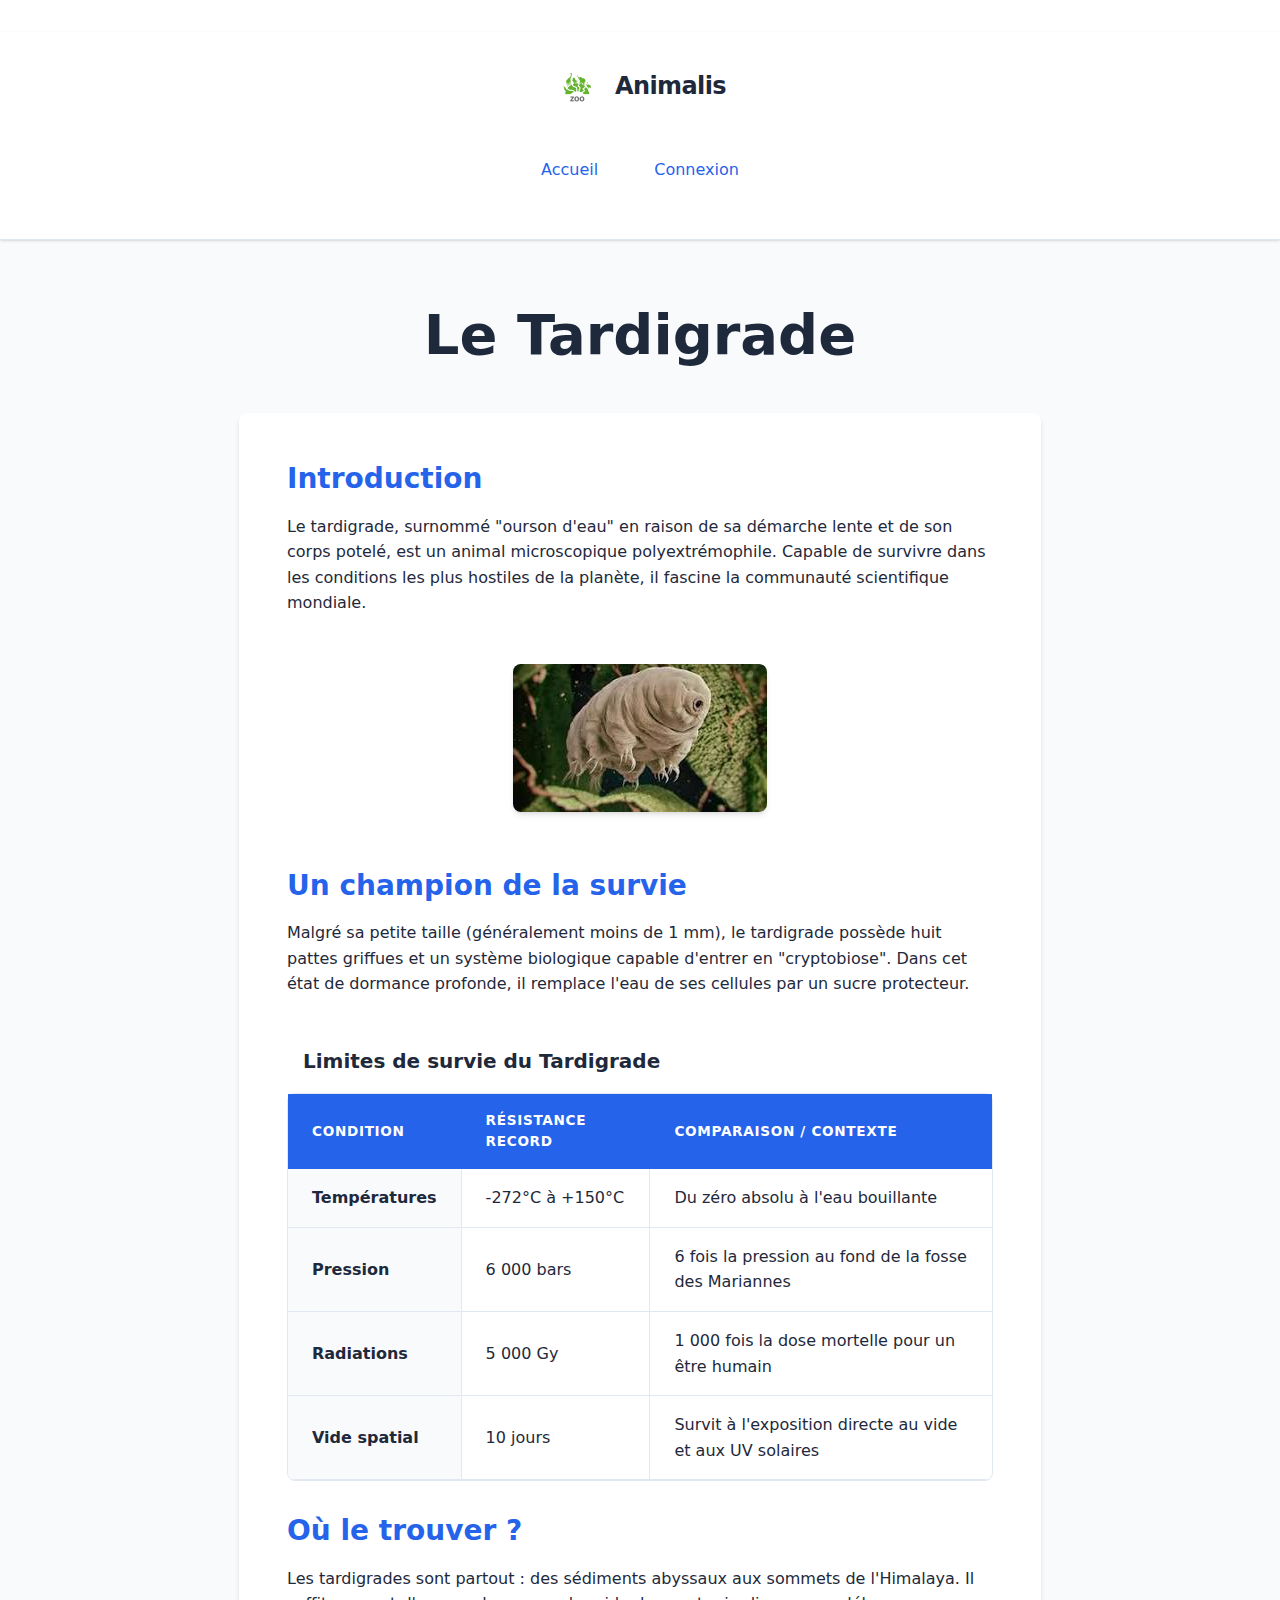
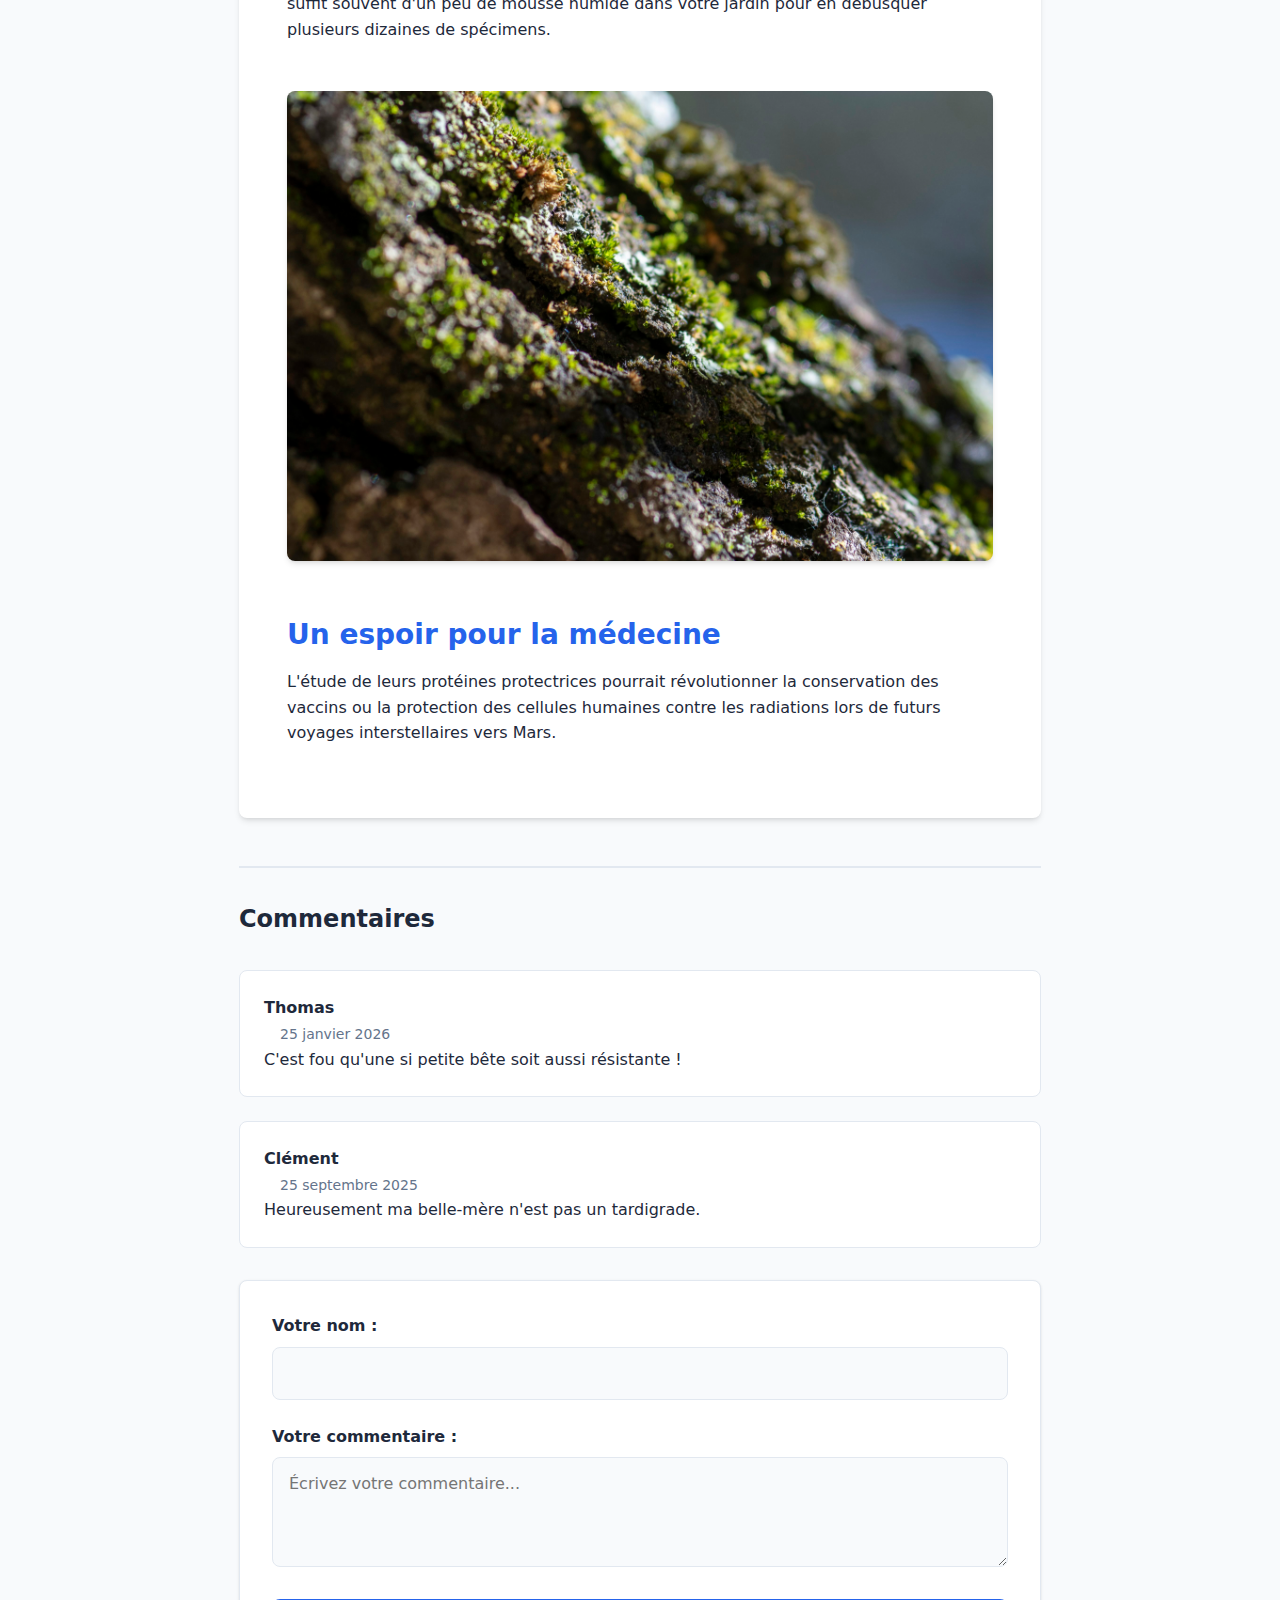
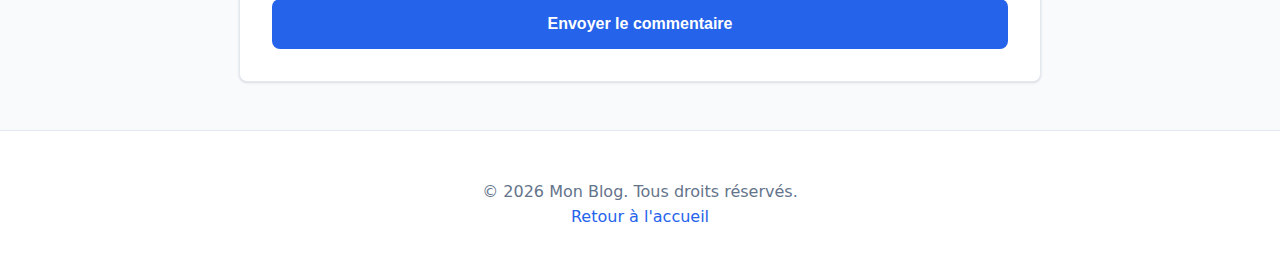
<file: article4.html>
<!DOCTYPE html>
<html lang="fr">
<head>
    <meta charset="UTF-8">
    <meta name="viewport" content="width=device-width, initial-scale=1.0">
    <meta name="description" content="Découvrez le tardigrade, l'ourson d'eau capable de survivre au vide spatial, aux radiations extrêmes et aux températures les plus hostiles.">
    <title>Le Tardigrade : l'indestructible ourson d'eau - Mon Blog</title>
    <link rel="stylesheet" href="static/css/article.css">
</head>
<body>

<nav aria-label="Navigation Rapide">
    <ul>
      <li><a href="#main-title" class="skip-link">Aller au contenu principal</a></li>
    </ul>
</nav>  

<header>
    <div class="header-main">
        <img src="static/images/logo.jpg" alt="" aria-hidden="true" class="logo-img">
        <span class="site-name">Animalis</span>
    </div>
    <nav aria-label="Navigation principale">
        <ul>
            <li><a href="index.html">Accueil</a></li>
            <li><a href="login.html">Connexion</a></li>
        </ul>
    </nav>
</header>

<main id="contenu-principal">
    <h1 id="main-title">Le Tardigrade</h1>
    
    <article id="main-content">
        <h2>Introduction</h2>
        <p>
            Le tardigrade, surnommé "ourson d'eau" en raison de sa démarche lente et de son corps potelé, 
            est un animal microscopique polyextrémophile. Capable de survivre dans les conditions les plus 
            hostiles de la planète, il fascine la communauté scientifique mondiale.
        </p>

        <figure>
            <img src="static/images/article4/tardigrade1.jpg" alt="Photographie en gros plan d'un tardigrade translucide montrant ses huit pattes.">
            <figcaption class="sr-only">Photographie d'un tardigrade observée au microscope électronique à balayage.</figcaption>
        </figure>

        <h2>Un champion de la survie</h2>
        <p>
            Malgré sa petite taille (généralement moins de 1 mm), le tardigrade possède huit pattes 
            griffues et un système biologique capable d'entrer en "cryptobiose". Dans cet état de 
            dormance profonde, il remplace l'eau de ses cellules par un sucre protecteur.
        </p>

        

        <table>
            <caption>Limites de survie du Tardigrade</caption>
            <thead>
                <tr>
                    <th scope="col">Condition</th>
                    <th scope="col">Résistance record</th>
                    <th scope="col">Comparaison / Contexte</th>
                </tr>
            </thead>
            <tbody>
                <tr>
                    <th scope="row">Températures</th>
                    <td>-272°C à +150°C</td>
                    <td>Du zéro absolu à l'eau bouillante</td>
                </tr>
                <tr>
                    <th scope="row">Pression</th>
                    <td>6 000 bars</td>
                    <td>6 fois la pression au fond de la fosse des Mariannes</td>
                </tr>
                <tr>
                    <th scope="row">Radiations</th>
                    <td>5 000 Gy</td>
                    <td>1 000 fois la dose mortelle pour un être humain</td>
                </tr>
                <tr>
                    <th scope="row">Vide spatial</th>
                    <td>10 jours</td>
                    <td>Survit à l'exposition directe au vide et aux UV solaires</td>
                </tr>
            </tbody>
        </table>

        <h2>Où le trouver ?</h2>
        <p>
            Les tardigrades sont partout : des sédiments abyssaux aux sommets de l'Himalaya. 
            Il suffit souvent d'un peu de mousse humide dans votre jardin pour en débusquer 
            plusieurs dizaines de spécimens.
        </p>

        <figure>
            <img src="static/images/article4/tardigrade2.jpg" alt="Mousse verte épaisse sur un rocher humide en forêt.">
            <figcaption class="sr-only">La mousse de forêt est l'un des habitats privilégiés des oursons d'eau.</figcaption>
        </figure>

        <h2>Un espoir pour la médecine</h2>
        <p>
            L'étude de leurs protéines protectrices pourrait révolutionner la conservation des vaccins 
            ou la protection des cellules humaines contre les radiations lors de futurs voyages 
            interstellaires vers Mars.
        </p>
    </article>

    <section class="commentaires" id="commentaires" aria-labelledby="titre-commentaires">
        <h2 id="titre-commentaires">Commentaires</h2>

        <div class="commentaire">
            <p class="commentaire-auteur">Thomas</p>
            <time datetime="2026-01-25" class="commentaire-date">25 janvier 2026</time>
            <p class="commentaire-texte">C'est fou qu'une si petite bête soit aussi résistante !</p>
        </div>

        <div class="commentaire">
            <p class="commentaire-auteur">Clément</p>
            <time datetime="2025-09-25" class="commentaire-date">25 septembre 2025</time>
            <p class="commentaire-texte">Heureusement ma belle-mère n'est pas un tardigrade.</p>
        </div>

        <form>
            <div class="form-group">
                <label for="nom">Votre nom :</label>
                <input type="text" id="nom" name="nom" required autocomplete="name">
            </div>
            <div class="form-group">
                <label for="commentaire-input">Votre commentaire :</label>
                <textarea id="commentaire-input" name="commentaire" rows="4" required placeholder="Écrivez votre commentaire..."></textarea>
            </div>
            <button type="submit" class="btn">Envoyer le commentaire</button>
        </form>
    </section>
</main>

<footer>
    <p>&copy; 2026 Mon Blog. Tous droits réservés.</p>
    <p><a href="index.html">Retour à l'accueil</a></p>
</footer>

</body>
</html>
</file>
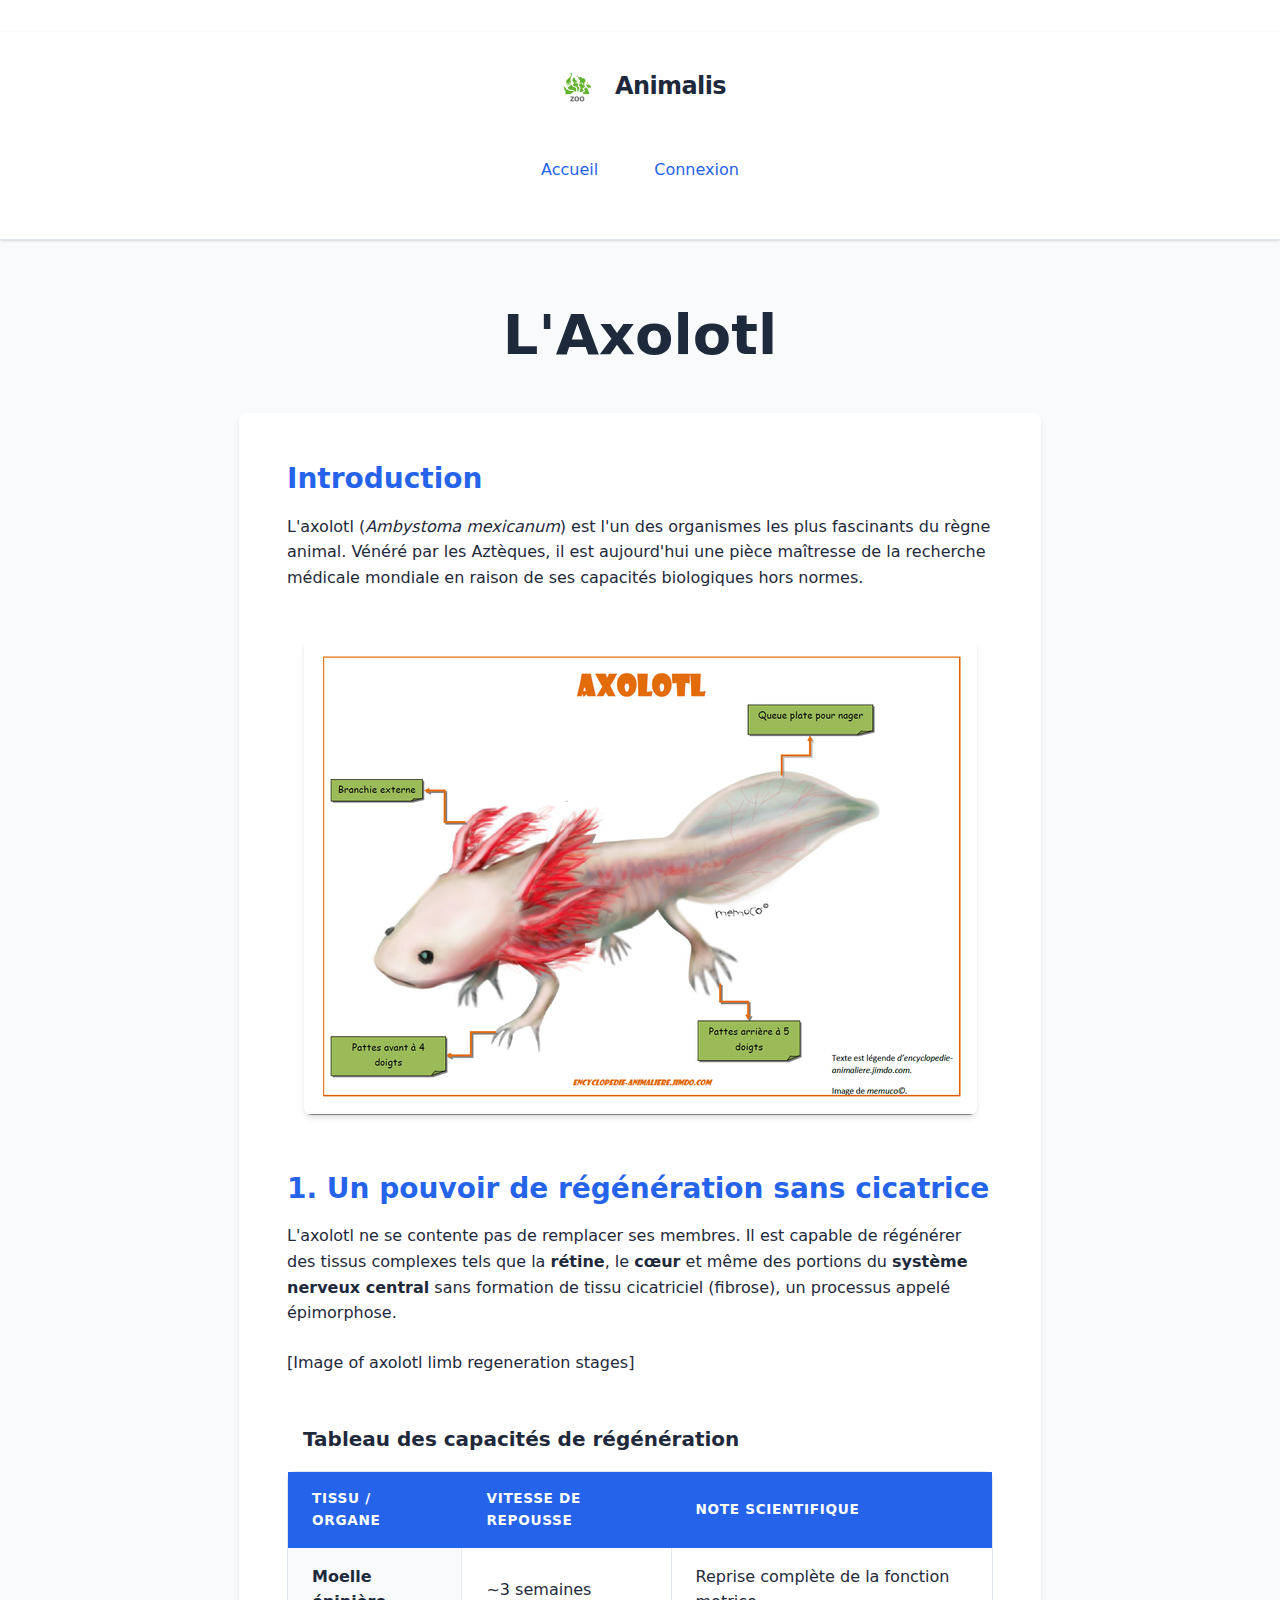
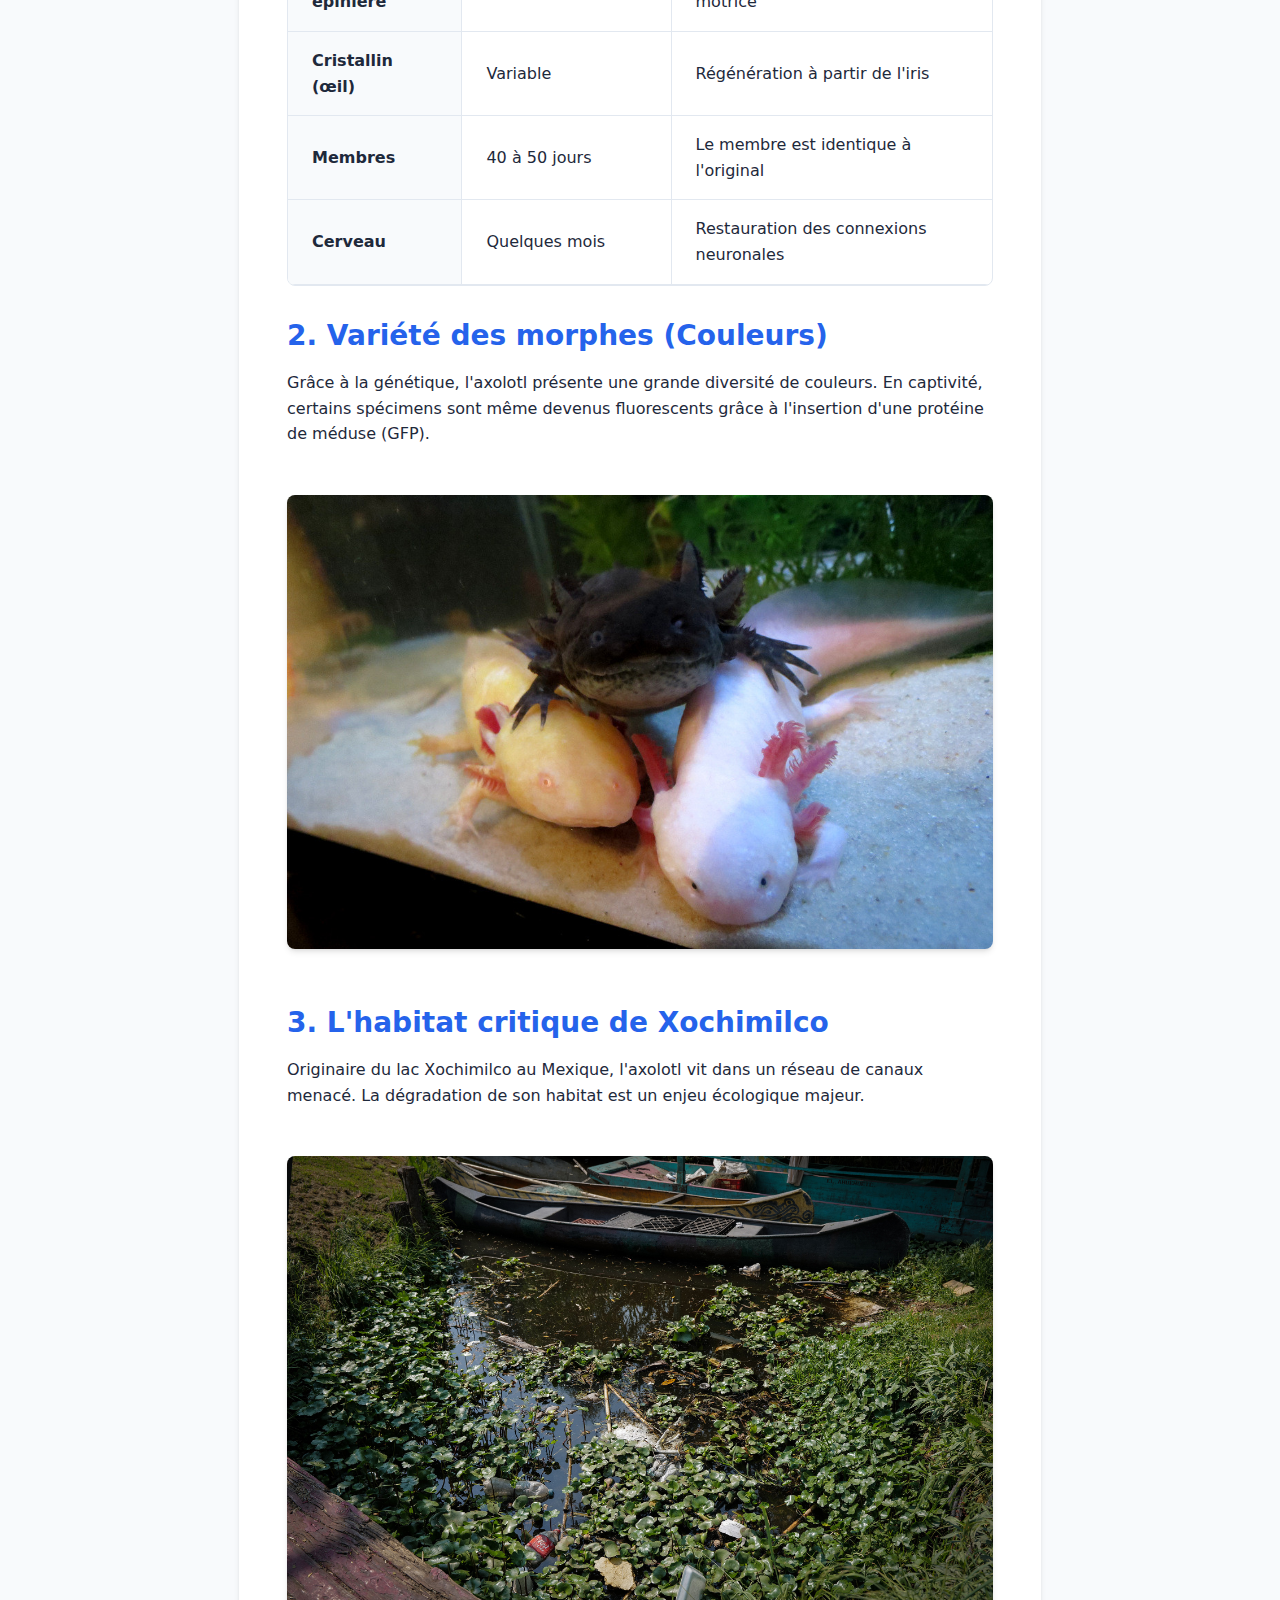
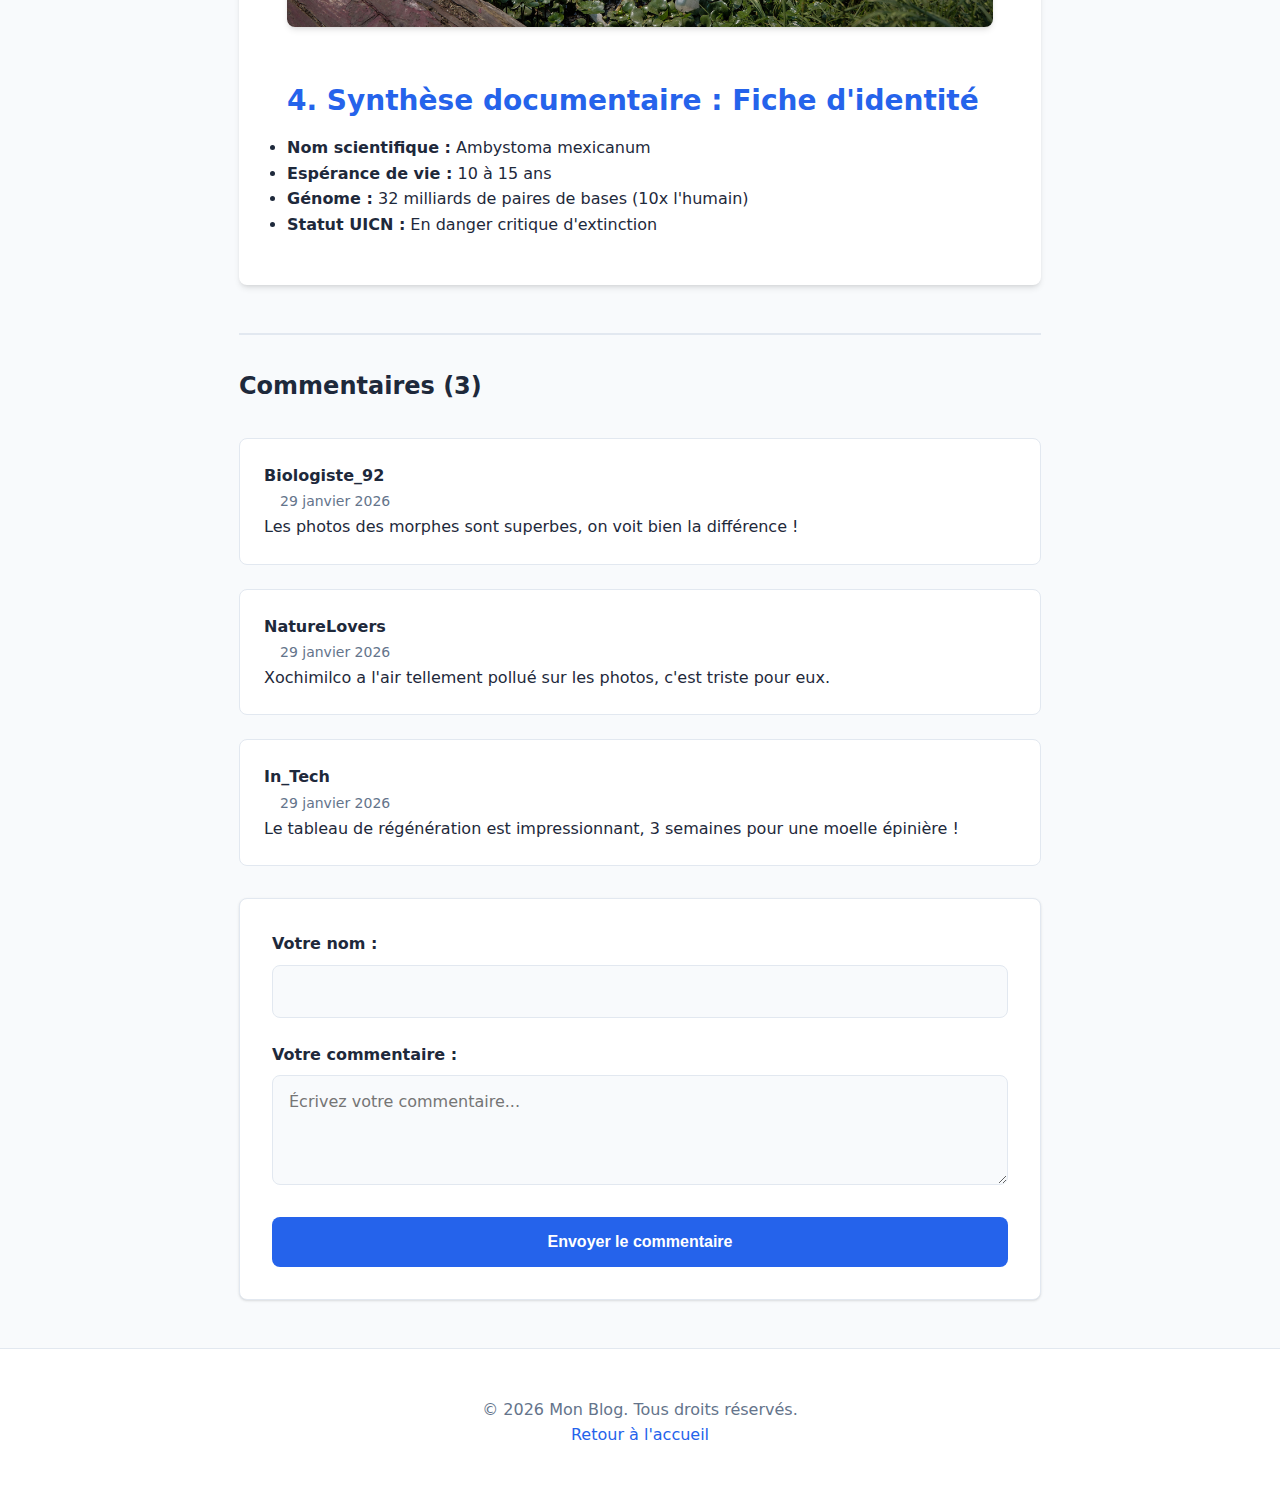
<file: article5.html>
<!DOCTYPE html>
<html lang="fr">
<head>
    <meta charset="UTF-8">
    <meta name="viewport" content="width=device-width, initial-scale=1.0">
    <meta name="description" content="L'axolotl : découvrez ses incroyables capacités de régénération sans cicatrice, ses variétés de couleurs et les défis de son habitat naturel au Mexique.">
    <title>L'Axolotl : le génie de la régénération - Mon Blog</title>
    <link rel="stylesheet" href="static/css/article.css">
</head>
<body>

<nav aria-label="Navigation Rapide">
    <ul>
      <li><a href="#main-title" class="skip-link">Aller au contenu principal</a></li>
    </ul>
</nav>  

<header>
    <div class="header-main">
        <img src="static/images/logo.jpg" alt="" aria-hidden="true" class="logo-img">
        <span class="site-name">Animalis</span>
    </div>
    <nav aria-label="Navigation principale">
        <ul>
            <li><a href="index.html">Accueil</a></li>
            <li><a href="login.html">Connexion</a></li>
        </ul>
    </nav>
</header>

<main id="contenu-principal">
    <h1 id="main-title">L'Axolotl</h1>
    
    <article id="main-content">
        <h2>Introduction</h2>
        <p>
            L'axolotl (<em>Ambystoma mexicanum</em>) est l'un des organismes les plus fascinants du règne animal. 
            Vénéré par les Aztèques, il est aujourd'hui une pièce maîtresse de la recherche médicale mondiale 
            en raison de ses capacités biologiques hors normes.
        </p>

        <figure>
            <img src="static/images/article5/axolotl.png" alt="Axolotl rose (leucistique) flottant dans l'eau, laissant voir ses branchies plumeuses rouges de chaque côté de sa tête.">
            <figcaption class="sr-only">Détail des branchies externes de l'axolotl.</figcaption>
        </figure>

        <h2>1. Un pouvoir de régénération sans cicatrice</h2>
        <p>
            L'axolotl ne se contente pas de remplacer ses membres. Il est capable de régénérer des tissus 
            complexes tels que la <strong>rétine</strong>, le <strong>cœur</strong> et même des portions du 
            <strong>système nerveux central</strong> sans formation de tissu cicatriciel (fibrose), un processus 
            appelé épimorphose.
        </p>

        

[Image of axolotl limb regeneration stages]


        <table>
            <caption>Tableau des capacités de régénération</caption>
            <thead>
                <tr>
                    <th scope="col">Tissu / Organe</th>
                    <th scope="col">Vitesse de repousse</th>
                    <th scope="col">Note scientifique</th>
                </tr>
            </thead>
            <tbody>
                <tr>
                    <th scope="row">Moelle épinière</th>
                    <td>~3 semaines</td>
                    <td>Reprise complète de la fonction motrice</td>
                </tr>
                <tr>
                    <th scope="row">Cristallin (œil)</th>
                    <td>Variable</td>
                    <td>Régénération à partir de l'iris</td>
                </tr>
                <tr>
                    <th scope="row">Membres</th>
                    <td>40 à 50 jours</td>
                    <td>Le membre est identique à l'original</td>
                </tr>
                <tr>
                    <th scope="row">Cerveau</th>
                    <td>Quelques mois</td>
                    <td>Restauration des connexions neuronales</td>
                </tr>
            </tbody>
        </table>

        <h2>2. Variété des morphes (Couleurs)</h2>
        <p>
            Grâce à la génétique, l'axolotl présente une grande diversité de couleurs. En captivité, 
            certains spécimens sont même devenus fluorescents grâce à l'insertion d'une protéine de méduse (GFP).
        </p>

        <figure>
            <img src="static/images/article5/axolotl2.jpg" alt="Trois axolotls de couleurs différentes : un gris foncé (sauvage), un rose pâle (leucistique) et un jaune (albinos).">
            <figcaption class="sr-only">Les différentes variations chromatiques observées en captivité.</figcaption>
        </figure>

        <h2>3. L'habitat critique de Xochimilco</h2>
        <p>
            Originaire du lac Xochimilco au Mexique, l'axolotl vit dans un réseau de canaux menacé. 
            La dégradation de son habitat est un enjeu écologique majeur.
        </p>

        <figure>
            <img src="static/images/article5/axolotl3.jpg" alt="Vue panoramique des canaux étroits de Xochimilco bordés de végétation dense sous un ciel nuageux.">
            <figcaption class="sr-only">Vue des canaux de Xochimilco, l'habitat naturel de l'espèce.</figcaption>
        </figure>

        <h2>4. Synthèse documentaire : Fiche d'identité</h2>
        <ul>
            <li><strong>Nom scientifique :</strong> Ambystoma mexicanum</li>
            <li><strong>Espérance de vie :</strong> 10 à 15 ans</li>
            <li><strong>Génome :</strong> 32 milliards de paires de bases (10x l'humain)</li>
            <li><strong>Statut UICN :</strong> En danger critique d'extinction</li>
        </ul>
    </article>

    <section class="commentaires" id="commentaires" aria-labelledby="titre-commentaires">
        <h2 id="titre-commentaires">Commentaires (3)</h2>
        
        <div class="commentaire">
            <p class="commentaire-auteur">Biologiste_92</p>
            <time datetime="2026-01-29" class="commentaire-date">29 janvier 2026</time>
            <p class="commentaire-texte">Les photos des morphes sont superbes, on voit bien la différence !</p>
        </div>
        
        <div class="commentaire">
            <p class="commentaire-auteur">NatureLovers</p>
            <time datetime="2026-01-29" class="commentaire-date">29 janvier 2026</time>
            <p class="commentaire-texte">Xochimilco a l'air tellement pollué sur les photos, c'est triste pour eux.</p>
        </div>
        
        <div class="commentaire">
            <p class="commentaire-auteur">In_Tech</p>
            <time datetime="2026-01-29" class="commentaire-date">29 janvier 2026</time>
            <p class="commentaire-texte">Le tableau de régénération est impressionnant, 3 semaines pour une moelle épinière !</p>
        </div>

        <form>
            <div class="form-group">
                <label for="nom">Votre nom :</label>
                <input type="text" id="nom" name="nom" required autocomplete="name">
            </div>
            <div class="form-group">
                <label for="commentaire-input">Votre commentaire :</label>
                <textarea id="commentaire-input" name="commentaire" rows="4" required placeholder="Écrivez votre commentaire..."></textarea>
            </div>
            <button type="submit" class="btn">Envoyer le commentaire</button>
        </form>
    </section>

</main>

<footer>
    <p>&copy; 2026 Mon Blog. Tous droits réservés.</p>
    <p><a href="index.html">Retour à l'accueil</a></p>
</footer>

</body>
</html>
</file>
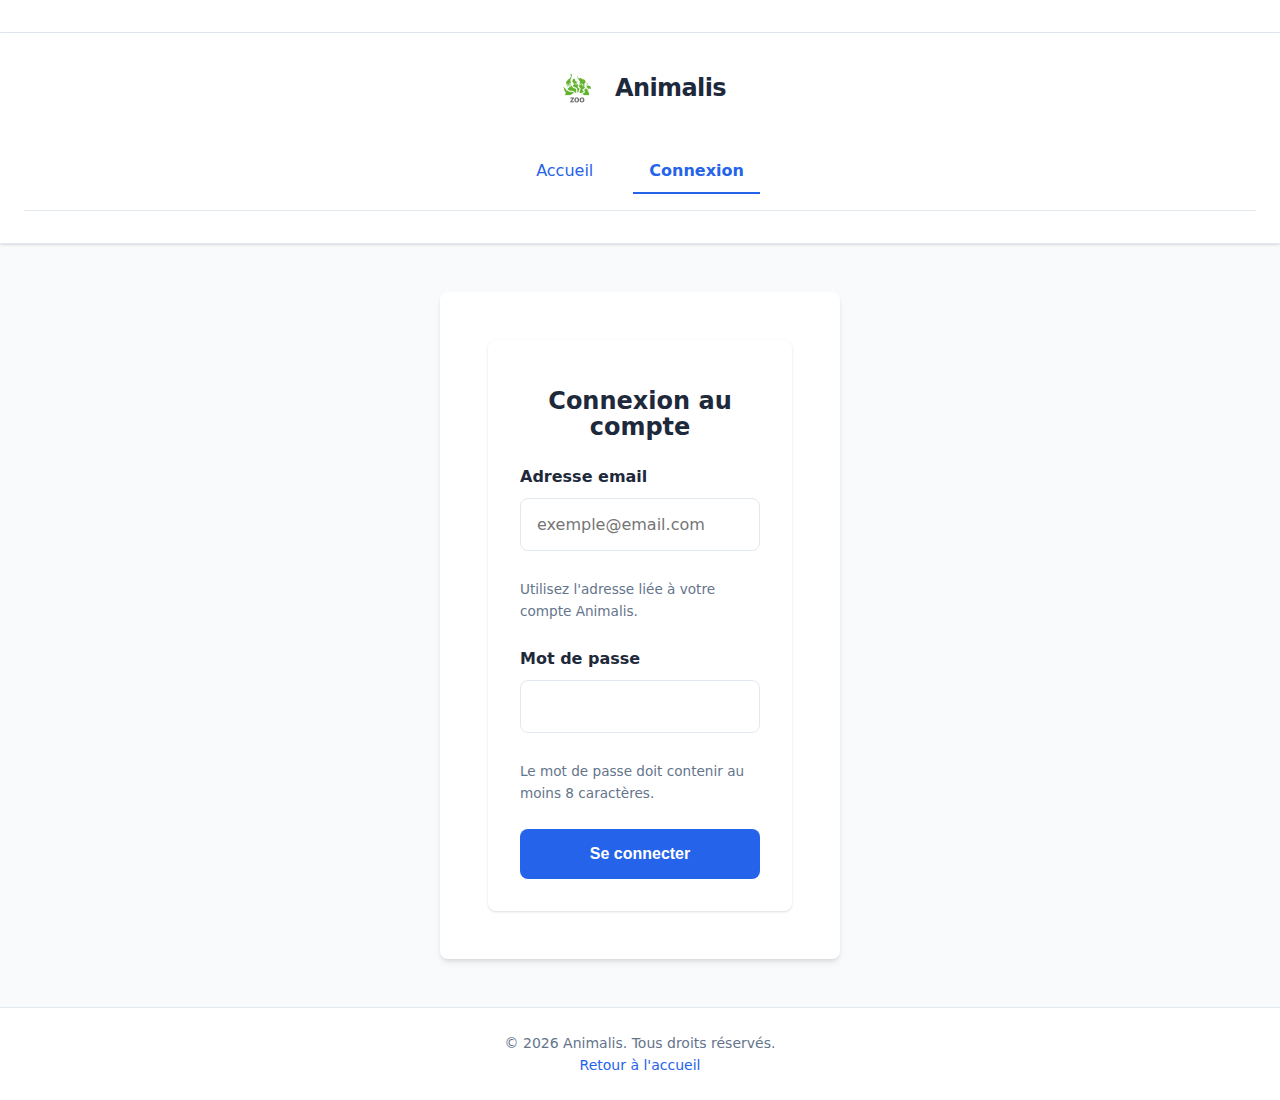
<file: login.html>
<!DOCTYPE html>
<html lang="fr">
<head>
  <meta charset="UTF-8">
  <meta name="viewport" content="width=device-width, initial-scale=1.0">
  <meta name="description" content="Connectez-vous à votre compte Animalis pour gérer vos articles et vos préférences.">
  <title>Connexion - Animalis</title>
  <link rel="stylesheet" href="static/css/article.css"> <link rel="stylesheet" href="static/css/login.css">
</head>
<body>
  
  <nav aria-label="Navigation rapide">
    <ul>
      <li><a href="#main-login-title" class="skip-link">Aller au formulaire de connexion</a></li>
    </ul>
  </nav>  

  <header>
    <div class="header-main">
        <img src="static/images/logo.jpg" alt="" aria-hidden="true" class="logo-img">
        <span class="site-name">Animalis</span>
    </div>

    <nav aria-label="Navigation principale">
      <ul>
        <li><a href="index.html">Accueil</a></li>
        <li><a href="login.html" aria-current="page">Connexion</a></li>
      </ul>
    </nav>
  </header>

  <main id="main-content">
    <div class="login-container">
      <section class="login-card" aria-labelledby="main-login-title">
        
        <form action="index.html" method="post" class="login-form">
          <h1 id="main-login-title">Connexion au compte</h1>
          
          <div class="form-group">
            <label for="email">Adresse email</label>
            <input 
              type="email" 
              id="email" 
              name="email" 
              required 
              aria-required="true"
              autocomplete="username"
              placeholder="exemple@email.com"
              aria-describedby="email-hint"
            >
            <p id="email-hint" class="field-hint">Utilisez l'adresse liée à votre compte Animalis.</p>
          </div>

          <div class="form-group">
            <label for="password">Mot de passe</label>
            <input 
              type="password" 
              id="password" 
              name="password" 
              required 
              aria-required="true"
              autocomplete="current-password"
              minlength="8"
              aria-describedby="password-hint"
            >
            <p id="password-hint" class="field-hint">Le mot de passe doit contenir au moins 8 caractères.</p>
          </div>

          <div class="form-actions">
            <button type="submit" class="btn">Se connecter</button>
          </div>
        </form>
      </section>
    </div>
  </main>

  <footer>
    <p>&copy; 2026 Animalis. Tous droits réservés.</p>
    <p><a href="index.html">Retour à l'accueil</a></p>
  </footer>

</body>
</html>
</file>
<file: static/css/index.css>
:root {
  --color-primary: #2563eb;
  --color-primary-hover: #1d4ed8;
  --color-background: #f8fafc;
  --color-surface: #ffffff;
  --color-text: #1e293b;
  --color-text-muted: #64748b;
  --color-border: #e2e8f0;
  --color-accent: #0ea5e9;

  --font-sans: system-ui, -apple-system, BlinkMacSystemFont, "Segoe UI", Roboto, "Helvetica Neue", Arial, sans-serif;

  --spacing-xs: 0.5rem;
  --spacing-sm: 1rem;
  --spacing-md: 1.5rem;
  --spacing-lg: 2rem;
  --spacing-xl: 3rem;

  --radius: 0.75rem;
  --shadow: 0 1px 3px 0 rgb(0 0 0 / 0.1), 0 1px 2px -1px rgb(0 0 0 / 0.1);
  --shadow-md: 0 10px 15px -3px rgb(0 0 0 / 0.1), 0 4px 6px -4px rgb(0 0 0 / 0.1);
}

*, *::before, *::after {
  box-sizing: border-box;
  margin: 0;
  padding: 0;
}

html {
  font-size: 100%;
  scroll-behavior: smooth;
}

body {
  font-family: var(--font-sans);
  font-size: 1rem;
  line-height: 1.6;
  color: var(--color-text);
  background-color: var(--color-background);
  min-height: 100vh;
}

:focus-visible {
  outline: 3px solid var(--color-primary);
  outline-offset: 2px;
}

.skip-link {
  position: absolute;
  top: -100%;
  left: 0;
  background: var(--color-primary);
  color: #fff;
  padding: var(--spacing-sm) var(--spacing-md);
  z-index: 1000;
  text-decoration: none;
  font-weight: 600;
}

.skip-link:focus {
  top: 0;
}

.sr-only {
  position: absolute;
  width: 1px;
  height: 1px;
  padding: 0;
  margin: -1px;
  overflow: hidden;
  clip: rect(0, 0, 0, 0);
  white-space: nowrap;
  border: 0;
}

header {
  background-color: var(--color-surface);
  border-bottom: 1px solid var(--color-border);
  padding: var(--spacing-lg) var(--spacing-md);
  text-align: center;
  box-shadow: var(--shadow);
}

header h1 {
  font-size: clamp(1.5rem, 4vw, 2.25rem);
  font-weight: 800;
  color: var(--color-text);
  margin-bottom: var(--spacing-xs);
  letter-spacing: -0.025em;
}

header p {
  font-size: 1.125rem;
  color: var(--color-text-muted);
}

.header-main {
  display: flex;
  align-items: center;     
  justify-content: center; 
  gap: var(--spacing-sm);  
  margin-bottom: var(--spacing-md);
}

.site-name {
  font-size: 1.5rem; 
  font-weight: 700;
  color: var(--color-text);
  letter-spacing: -0.025em; 
}

.logo-img {
  width: 45px;
  height: 45px;
  object-fit: contain;
}
header h1 {
  margin-bottom: 0 !important; 
}

nav ul {
  list-style: none;
  display: flex;
  justify-content: center;
  gap: var(--spacing-md);
  padding: var(--spacing-sm);
  background-color: var(--color-surface);
  border-bottom: 1px solid var(--color-border);
}

nav a {
  padding: var(--spacing-xs) var(--spacing-sm);
  color: var(--color-primary);
  text-decoration: none;
  font-weight: 500;
  transition: color 0.2s ease;
}

nav a:hover { color: var(--color-primary-hover); }

nav a[aria-current="page"] {
  font-weight: 700;
  border-bottom: 2px solid var(--color-primary);
}

main {
  max-width: 900px;
  margin: 0 auto;
  padding: var(--spacing-xl) var(--spacing-md);
}

main h1 {
  font-size: clamp(1.75rem, 5vw, 2.5rem);
  font-weight: 800;
  color: var(--color-text);
  margin-bottom: var(--spacing-lg);
  text-align: center;
}

.articles-container {
  display: flex;
  flex-direction: column;
  gap: var(--spacing-lg);
}

.article-card {
  background-color: var(--color-surface);
  border: 1px solid var(--color-border);
  border-radius: var(--radius);
  display: flex;
  align-items: stretch;
  overflow: hidden;
  transition: transform 0.3s cubic-bezier(0.4, 0, 0.2, 1), box-shadow 0.3s ease;
}

.article-card:hover {
  box-shadow: var(--shadow-md);
  transform: translateY(-4px);
}

.article-thumb {
  width: 220px;
  min-width: 220px;
  height: auto;
  object-fit: cover;
  border-right: 1px solid var(--color-border);
  transition: transform 0.5s ease;
}

.article-card:hover .article-thumb {
  transform: scale(1.05);
}

.article-content {
  padding: var(--spacing-md) var(--spacing-lg);
  display: flex;
  flex-direction: column;
  justify-content: center;
  flex: 1;
}

.article-title {
  text-decoration: none;
  color: var(--color-text);
  transition: color 0.2s ease;
}

.article-title h3 {
  font-size: 1.5rem;
  font-weight: 700;
  margin-bottom: var(--spacing-xs);
  line-height: 1.2;
}

.article-card:hover .article-title {
  color: var(--color-primary);
}

.article-excerpt {
  color: var(--color-text-muted);
  font-size: 1rem;
  margin-bottom: var(--spacing-md);
  display: -webkit-box;
  -webkit-line-clamp: 3;
  -webkit-box-orient: vertical;
  overflow: hidden;
}

.comment-link {
  font-size: 0.875rem;
  color: var(--color-primary);
  text-decoration: none;
  font-weight: 600;
  align-self: flex-start;
  transition: color 0.2s ease;
}

.comment-link:hover {
  color: var(--color-accent);
  text-decoration: underline;
}

footer {
  background-color: var(--color-surface);
  border-top: 1px solid var(--color-border);
  padding: var(--spacing-xl) var(--spacing-md);
  text-align: center;
  color: var(--color-text-muted);
  font-size: 0.875rem;
  margin-top: var(--spacing-xl);
}

@media (max-width: 768px) {
  .article-thumb {
    width: 180px;
    min-width: 180px;
  }
}

@media (max-width: 600px) {
  .article-card {
    flex-direction: column;
  }
  .article-thumb {
    width: 100%;
    height: 200px;
    border-right: none;
    border-bottom: 1px solid var(--color-border);
  }
  .article-content {
    padding: var(--spacing-md);
  }
}

@media (prefers-reduced-motion: reduce) {
  html { scroll-behavior: auto; }
  *, *::before, *::after {
    animation-duration: 0.01ms !important;
    transition-duration: 0.01ms !important;
  }
}

@media (prefers-color-scheme: dark) {
  :root {
    --color-background: #0f172a;
    --color-surface: #1e293b;
    --color-text: #f1f5f9;
    --color-text-muted: #94a3b8;
    --color-border: #334155;
    --color-primary: #3b82f6;
    --color-primary-hover: #60a5fa;
    --color-accent: #38bdf8;
    --shadow: 0 4px 6px -1px rgba(0, 0, 0, 0.3);
  }
}
</file>
<file: static/css/article.css>
:root {
  --color-primary: #2563eb;
  --color-primary-hover: #1d4ed8;
  --color-background: #f8fafc;
  --color-surface: #ffffff;
  --color-text: #1e293b;
  --color-text-muted: #64748b;
  --color-border: #e2e8f0;
  --color-accent: #0ea5e9;

  --font-sans: system-ui, -apple-system, BlinkMacSystemFont, "Segoe UI", Roboto, "Helvetica Neue", Arial, sans-serif;

  --spacing-xs: 0.5rem;
  --spacing-sm: 1rem;
  --spacing-md: 1.5rem;
  --spacing-lg: 2rem;
  --spacing-xl: 3rem;

  --radius: 0.5rem;
  --shadow: 0 1px 3px 0 rgb(0 0 0 / 0.1), 0 1px 2px -1px rgb(0 0 0 / 0.1);
  --shadow-md: 0 4px 6px -1px rgb(0 0 0 / 0.1), 0 2px 4px -2px rgb(0 0 0 / 0.1);
}

*, *::before, *::after {
  box-sizing: border-box;
  margin: 0;
  padding: 0;
}

html {
  font-size: 100%;
  scroll-behavior: smooth;
}

body {
  font-family: var(--font-sans);
  font-size: 1rem;
  line-height: 1.6;
  color: var(--color-text);
  background-color: var(--color-background);
  min-height: 100vh;
}

:focus-visible {
  outline: 3px solid var(--color-primary);
  outline-offset: 2px;
}

.skip-link {
  position: absolute;
  top: -100%;
  left: 0;
  background: var(--color-primary);
  color: #fff;
  padding: var(--spacing-sm) var(--spacing-md);
  z-index: 1000;
  text-decoration: none;
  font-weight: 600;
}

.skip-link:focus {
  top: 0;
}

.sr-only {
  position: absolute;
  width: 1px;
  height: 1px;
  padding: 0;
  margin: -1px;
  overflow: hidden;
  clip: rect(0, 0, 0, 0);
  white-space: nowrap;
  border: 0;
}

header {
  background-color: var(--color-surface);
  border-bottom: 1px solid var(--color-border);
  padding: var(--spacing-lg) var(--spacing-md);
  text-align: center;
  box-shadow: var(--shadow);
}

.header-main {
  display: flex;
  align-items: center;     
  justify-content: center; 
  gap: var(--spacing-sm);  
  margin-bottom: var(--spacing-md);
}

.site-name {
  font-size: 1.5rem; 
  font-weight: 700;
  color: var(--color-text);
  letter-spacing: -0.025em; 
}

.logo-img {
  width: 45px;
  height: 45px;
  object-fit: contain;
}

nav ul {
  list-style: none;
  display: flex;
  flex-direction: row;
  flex-wrap: wrap;
  justify-content: center;
  gap: var(--spacing-md);
  padding: var(--spacing-sm);
  background-color: var(--color-surface);
}

nav a {
  display: block;
  padding: var(--spacing-xs) var(--spacing-sm);
  color: var(--color-primary);
  text-decoration: none;
  font-weight: 500;
  transition: color 0.2s ease;
}

nav a:hover {
  color: var(--color-primary-hover);
}

main {
  max-width: 850px;
  margin: 0 auto;
  padding: var(--spacing-xl) var(--spacing-md);
}

main h1 {
  text-align: center;
  font-size: clamp(2.25rem, 8vw, 3.5rem); 
  color: var(--color-text);
  margin-top: var(--spacing-sm);
  margin-bottom: var(--spacing-xl); 
  font-weight: 800;
  line-height: 1.1;
}

main > article {
  background-color: var(--color-surface);
  border-radius: var(--radius);
  padding: var(--spacing-xl);
  margin-bottom: var(--spacing-xl);
  box-shadow: var(--shadow-md);
}

article h2 {
  font-size: 1.75rem;
  color: var(--color-primary);
  margin-top: var(--spacing-lg);
  margin-bottom: var(--spacing-sm);
  line-height: 1.3;
}

article h2:first-of-type {
  margin-top: 0;
}

article p {
  margin-bottom: var(--spacing-md);
}

article code {
  background-color: var(--color-background);
  padding: 0.125rem 0.375rem;
  border-radius: 0.25rem;
  font-size: 0.9375rem;
}

figure {
  margin: var(--spacing-xl) 0;
  text-align: center;
}

figure img {
  max-width: 100%;
  max-height: 500px;
  width: auto;
  height: auto;
  object-fit: cover;
  border-radius: var(--radius);
  box-shadow: var(--shadow-md);
}

figcaption {
  margin-top: var(--spacing-xs);
  font-size: 0.875rem;
  color: var(--color-text-muted);
  font-style: italic;
}

table {
  width: 100%;
  border-collapse: separate; 
  border-spacing: 0;
  margin: var(--spacing-lg) 0;
  background-color: var(--color-surface);
  border-radius: var(--radius);
  overflow: hidden;
  border: 1px solid var(--color-border);
}

caption {
  padding: var(--spacing-sm);
  font-weight: 700;
  font-size: 1.25rem;
  text-align: left;
  color: var(--color-text);
}

thead th {
  background-color: var(--color-primary);
  color: #ffffff;
  padding: var(--spacing-sm) var(--spacing-md);
  font-weight: 600;
  text-transform: uppercase;
  font-size: 0.85rem;
  letter-spacing: 0.05em;
  text-align: left;
}

tbody th {
  background-color: var(--color-background);
  color: var(--color-text);
  padding: var(--spacing-sm) var(--spacing-md);
  font-weight: 600;
  text-align: left;
  border-bottom: 1px solid var(--color-border);
  border-right: 1px solid var(--color-border);
}

td {
  padding: var(--spacing-sm) var(--spacing-md);
  border-bottom: 1px solid var(--color-border);
  border-right: 1px solid var(--color-border); 
  color: var(--color-text);
}

td:last-child, th:last-child {
  border-right: none;
}

tbody tr:hover {
  background-color: rgba(37, 99, 235, 0.05);
}

.commentaires {
  margin-top: var(--spacing-xl);
  padding-top: var(--spacing-lg);
  border-top: 2px solid var(--color-border);
}

.commentaires h2 {
  font-size: 1.5rem;
  margin-bottom: var(--spacing-lg);
  color: var(--color-text);
}

.commentaire {
  background-color: var(--color-surface);
  border: 1px solid var(--color-border);
  border-radius: var(--radius);
  padding: var(--spacing-md);
  margin-bottom: var(--spacing-md);
}

.commentaire-auteur {
  font-weight: 700;
  color: var(--color-text);
}

.commentaire-date {
  font-size: 0.875rem;
  color: var(--color-text-muted);
  margin-left: var(--spacing-sm);
}

.commentaires form {
  background-color: var(--color-surface);
  border: 1px solid var(--color-border);
  border-radius: var(--radius);
  padding: var(--spacing-lg);
  margin-top: var(--spacing-lg);
  box-shadow: var(--shadow);
}

.form-group {
  margin-bottom: var(--spacing-md);
}

label {
  display: block;
  font-weight: 600;
  margin-bottom: var(--spacing-xs);
}

input[type="text"], textarea {
  width: 100%;
  padding: var(--spacing-sm);
  border: 1px solid var(--color-border);
  border-radius: var(--radius);
  font-family: inherit;
  font-size: 1rem;
  background-color: var(--color-background);
  transition: border-color 0.2s, box-shadow 0.2s;
}

input[type="text"]:focus, textarea:focus {
  border-color: var(--color-primary);
  box-shadow: 0 0 0 3px rgba(37, 99, 235, 0.2);
  outline: none;
}

button[type="submit"] {
  width: 100%;
  padding: var(--spacing-sm);
  background-color: var(--color-primary);
  color: #fff;
  border: none;
  border-radius: var(--radius);
  font-size: 1rem;
  font-weight: 600;
  cursor: pointer;
  transition: background-color 0.2s;
}

button[type="submit"]:hover {
  background-color: var(--color-primary-hover);
}

footer {
  background-color: var(--color-surface);
  border-top: 1px solid var(--color-border);
  padding: var(--spacing-xl) var(--spacing-md);
  text-align: center;
  color: var(--color-text-muted);
}

footer a {
  color: var(--color-primary);
  text-decoration: none;
}

footer a:hover {
  text-decoration: underline;
}

@media (max-width: 600px) {
  header { padding: var(--spacing-md); }
  main { padding: var(--spacing-md); }
  main > article { padding: var(--spacing-lg); }
  table { font-size: 0.875rem; }
  th, td { padding: var(--spacing-xs); }
}

@media (prefers-reduced-motion: reduce) {
  *, *::before, *::after {
    animation-duration: 0.01ms !important;
    transition-duration: 0.01ms !important;
  }
  html { scroll-behavior: auto; }
}

@media (prefers-color-scheme: dark) {
  :root {
    --color-background: #0f172a;
    --color-surface: #1e293b;
    --color-text: #f1f5f9;
    --color-text-muted: #94a3b8;
    --color-border: #334155;
    --color-primary: #3b82f6;
    --color-primary-hover: #60a5fa;
  }
}
</file>
<file: static/css/login.css>
:root {
  --color-primary: #2563eb;
  --color-primary-hover: #1d4ed8;
  --color-background: #f8fafc;
  --color-surface: #ffffff;
  --color-text: #1e293b;
  --color-text-muted: #64748b;
  --color-border: #e2e8f0;

  --font-sans: system-ui, -apple-system, BlinkMacSystemFont, "Segoe UI", Roboto, "Helvetica Neue", Arial, sans-serif;

  --spacing-xs: 0.5rem;
  --spacing-sm: 1rem;
  --spacing-md: 1.5rem;
  --spacing-lg: 2rem;
  --spacing-xl: 3rem;

  --radius: 0.5rem;
  --shadow: 0 1px 3px 0 rgb(0 0 0 / 0.1), 0 1px 2px -1px rgb(0 0 0 / 0.1);
}

*,
*::before,
*::after {
  box-sizing: border-box;
  margin: 0;
  padding: 0;
}

html {
  font-size: 100%;
  scroll-behavior: smooth;
}

body {
  font-family: var(--font-sans);
  font-size: 1rem;
  line-height: 1.6;
  color: var(--color-text);
  background-color: var(--color-background);
  min-height: 100vh;
}

:focus-visible {
  outline: 3px solid var(--color-primary);
  outline-offset: 2px;
}

.skip-link {
  position: absolute;
  top: -100%;
  left: 0;
  background: var(--color-primary);
  color: #fff;
  padding: var(--spacing-sm) var(--spacing-md);
  z-index: 1000;
  text-decoration: none;
  font-weight: 600;
}

.skip-link:focus {
  top: 0;
}

header {
  background-color: var(--color-surface);
  border-bottom: 1px solid var(--color-border);
  padding: var(--spacing-lg) var(--spacing-md);
  text-align: center;
  box-shadow: var(--shadow);
}

header h1 {
  font-size: clamp(1.5rem, 4vw, 2.25rem);
  font-weight: 700;
  color: var(--color-text);
  margin-bottom: var(--spacing-xs);
}

header p {
  font-size: 1.125rem;
  color: var(--color-text-muted);
}

.header-main {
  display: flex;
  align-items: center;     
  justify-content: center; 
  gap: var(--spacing-sm);  
  margin-bottom: var(--spacing-md);
  line-height: 1;
}

.logo-img {
  width: 45px;
  height: 45px;
  object-fit: contain;
}
header h1 {
  margin-bottom: 0 !important; 
}

.site-name {
  font-size: 1.5rem; 
  font-weight: 700;
  color: var(--color-text);
  letter-spacing: -0.025em; 
}

nav ul {
  list-style: none;
  display: flex;
  flex-direction: row;
  flex-wrap: wrap;
  justify-content: center;
  gap: var(--spacing-md);
  padding: var(--spacing-sm);
  background-color: var(--color-surface);
  border-bottom: 1px solid var(--color-border);
}

nav li {
  background: transparent;
  border: none;
}

nav a {
  display: block;
  padding: var(--spacing-xs) var(--spacing-sm);
  color: var(--color-primary);
  text-decoration: none;
  font-weight: 500;
  transition: color 0.2s ease;
}

nav a:hover {
  color: var(--color-primary-hover);
}

nav a[aria-current="page"] {
  font-weight: 700;
  border-bottom: 2px solid var(--color-primary);
}

main {
  max-width: 800px;
  margin: 0 auto;
  padding: var(--spacing-xl) var(--spacing-md);
}
main h1 {
  font-size: clamp(1.75rem, 5vw, 2.5rem);
  font-weight: 800;
  color: var(--color-text);
  margin-bottom: var(--spacing-lg);
  text-align: center;
}
.login-form h1 {
  font-size: 1.5rem;
  margin-bottom: var(--spacing-md);
}

form {
  max-width: 400px;
  margin: 0 auto;
  background-color: var(--color-surface);
  padding: var(--spacing-lg);
  border-radius: var(--radius);
  box-shadow: var(--shadow);
}

fieldset {
  border: none;
  padding: 0;
}

legend {
  font-size: 1.25rem;
  font-weight: 700;
  margin-bottom: var(--spacing-md);
  color: var(--color-text);
}

label {
  display: block;
  font-weight: 600;
  margin-bottom: var(--spacing-xs);
  color: var(--color-text);
}

input[type="email"],
input[type="password"],
input[type="text"] {
  width: 100%;
  padding: var(--spacing-sm);
  border: 1px solid var(--color-border);
  border-radius: var(--radius);
  font-size: 1rem;
  font-family: inherit;
  margin-bottom: var(--spacing-md);
  transition: border-color 0.2s ease, box-shadow 0.2s ease;
}

input[type="email"]:focus,
input[type="password"]:focus,
input[type="text"]:focus {
  border-color: var(--color-primary);
  box-shadow: 0 0 0 3px rgb(37 99 235 / 0.2);
  outline: none;
}

.btn {
  display: block;
  width: 100%;
  padding: var(--spacing-sm) var(--spacing-md);
  background-color: var(--color-primary);
  color: #fff;
  border: none;
  border-radius: var(--radius);
  font-size: 1rem;
  font-weight: 600;
  text-align: center;
  text-decoration: none;
  cursor: pointer;
  transition: background-color 0.2s ease;
}

.btn:hover {
  background-color: var(--color-primary-hover);
}

footer {
  background-color: var(--color-surface);
  border-top: 1px solid var(--color-border);
  padding: var(--spacing-md);
  text-align: center;
  color: var(--color-text-muted);
  font-size: 0.875rem;
}

.sr-only {
  position: absolute;
  width: 1px;
  height: 1px;
  padding: 0;
  margin: -1px;
  overflow: hidden;
  clip: rect(0, 0, 0, 0);
  white-space: nowrap;
  border: 0;
}
.login-container {
    display: flex;
    justify-content: center;
    align-items: center;
    min-height: 60vh;
}

.login-card {
    background: var(--color-surface);
    padding: var(--spacing-xl);
    border-radius: var(--radius);
    box-shadow: var(--shadow-md);
    width: 100%;
    max-width: 400px;
}

.field-hint {
    font-size: 0.85rem;
    color: var(--color-text-muted);
    margin-top: 4px;
}

@media (max-width: 600px) {
  header {
    padding: var(--spacing-md);
  }

  main {
    padding: var(--spacing-md);
  }

  form {
    padding: var(--spacing-md);
  }
}

@media (prefers-reduced-motion: reduce) {
  *,
  *::before,
  *::after {
    animation-duration: 0.01ms !important;
    animation-iteration-count: 1 !important;
    transition-duration: 0.01ms !important;
  }

  html {
    scroll-behavior: auto;
  }
}

@media (prefers-color-scheme: dark) {
  :root {
    --color-background: #0f172a;
    --color-surface: #1e293b;
    --color-text: #f1f5f9;
    --color-text-muted: #94a3b8;
    --color-border: #334155;
    --color-primary: #3b82f6;
    --color-primary-hover: #60a5fa;
  }
}
</file>
